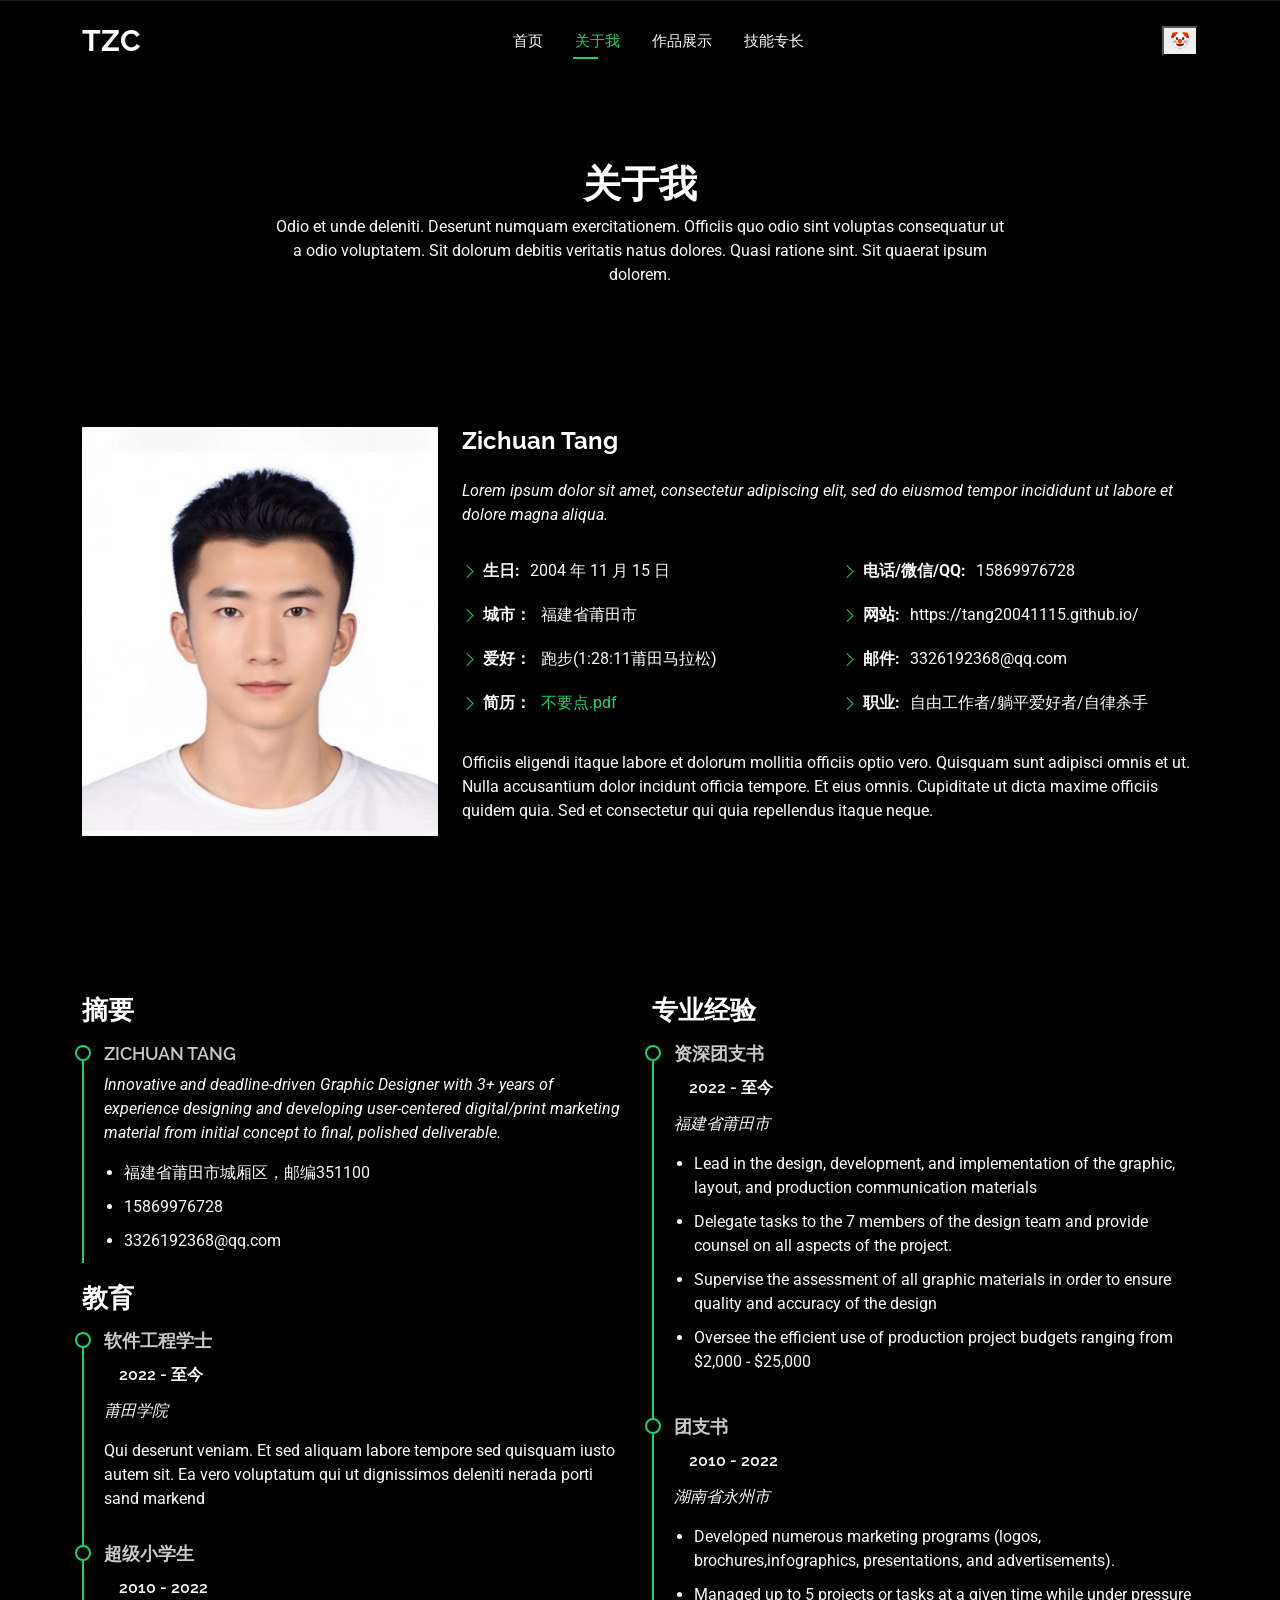
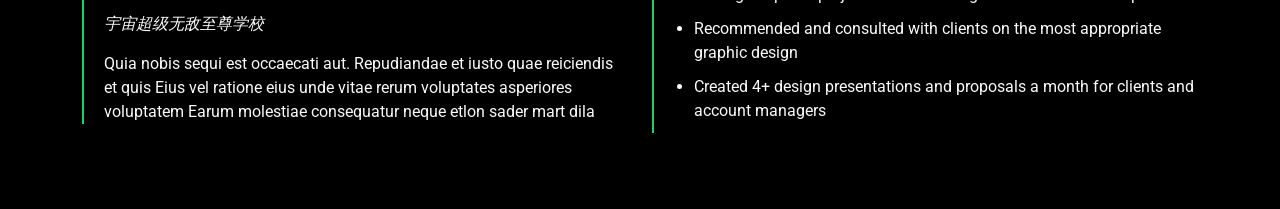
<file: about.html>
<!DOCTYPE html>
<html lang="en">

<head>
  <meta charset="utf-8">
  <meta content="width=device-width, initial-scale=1.0" name="viewport">
  <title>关于我 - TZC</title>
  <meta name="description" content="">
  <meta name="keywords" content="">

  <!-- Favicons -->
  <link href="assets/img/favicon.png" rel="icon">
  <link href="assets/img/apple-touch-icon.png" rel="apple-touch-icon">

  <!-- Fonts -->
  <link href="https://fonts.googleapis.com" rel="preconnect">
  <link href="https://fonts.gstatic.com" rel="preconnect" crossorigin>
  <link href="https://fonts.googleapis.com/css2?family=Roboto:ital,wght@0,100;0,300;0,400;0,500;0,700;0,900;1,100;1,300;1,400;1,500;1,700;1,900&family=Poppins:ital,wght@0,100;0,200;0,300;0,400;0,500;0,600;0,700;0,800;0,900;1,100;1,200;1,300;1,400;1,500;1,600;1,700;1,800;1,900&family=Raleway:ital,wght@0,100;0,200;0,300;0,400;0,500;0,600;0,700;0,800;0,900;1,100;1,200;1,300;1,400;1,500;1,600;1,700;1,800;1,900&display=swap" rel="stylesheet">

  <!-- Vendor CSS Files -->
  <link href="assets/vendor/bootstrap/css/bootstrap.min.css" rel="stylesheet">
  <link href="assets/vendor/bootstrap-icons/bootstrap-icons.css" rel="stylesheet">
  <link href="assets/vendor/aos/aos.css" rel="stylesheet">
  <link href="assets/vendor/swiper/swiper-bundle.min.css" rel="stylesheet">
  <link href="assets/vendor/glightbox/css/glightbox.min.css" rel="stylesheet">

  <!-- Main CSS File -->
  <link href="assets/css/main.css" rel="stylesheet">

  <!-- 实际上可以通过JavaScript来监听滚动事件，并动态地调整导航条的显示和隐藏。 -->
  <style>
    /* 增加这段CSS来控制导航条的样式 */
    #header {
      transition: top 0.3s ease-in-out;
    }
  
    .hide-header {
      top: -100px; /* 根据导航条的高度调整，隐藏导航条 */
    }
  </style>  
  <!-- 为了实现需要的“往上滑动页面顶部导航条消失，往下滑动顶部导航条被带出”的效果。 -->
</head>

<body class="about-page">

  <header id="header" class="header d-flex align-items-center fixed-top">
    <div class="container-fluid container-xl position-relative d-flex align-items-center justify-content-between">

      <a href="index.html" class="logo d-flex align-items-center">
        <h1 class="sitename">TZC</h1>
      </a>

      <nav id="navmenu" class="navmenu">
        <ul>
          <li><a href="index.html">首页</a></li>
          <li><a href="about.html" class="active">关于我</a></li>
          <li><a href="resume.html">作品展示</a></li>
          <!--<li><a href="services.html">服务</a></li>-->
          <li><a href="portfolio.html">技能专长</a></li>
          <!-- <li><a href="contact.html">联系方式</a></li>-->
        </ul>
        <i class="mobile-nav-toggle d-xl-none bi bi-list"></i>
      </nav>
      <!-- 黑白主题按钮 --><button id="color-toggle-btn">🤡</button>
    </div>
  <!-- 百度统计 -->
  <script>
    var _hmt = _hmt || [];
    (function() {
      var hm = document.createElement("script");
      hm.src = "https://hm.baidu.com/hm.js?2abfa627e75d5075f72091385021508c";
      var s = document.getElementsByTagName("script")[0]; 
      s.parentNode.insertBefore(hm, s);
    })();
    </script>
  <!-- 百度统计 -->
  </header>

  <main class="main">

    <!-- Page Title -->
    <div class="page-title" data-aos="fade">
      <div class="heading">
        <div class="container">
          <div class="row d-flex justify-content-center text-center">
            <div class="col-lg-8">
              <h1>关于我</h1>
              <p class="mb-0">Odio et unde deleniti. Deserunt numquam exercitationem. Officiis quo odio sint voluptas consequatur ut a odio voluptatem. Sit dolorum debitis veritatis natus dolores. Quasi ratione sint. Sit quaerat ipsum dolorem.</p>
            </div>
          </div>
        </div>
      </div>
      <!-- 添加的
      <nav class="breadcrumbs">
        <div class="container">
          <ol>
            <li><a href="assets/唐子传-250207.pdf">【 简历.pdf 】</a></li>
          </ol>
        </div>
      </nav>
      添加的 -->
    </div><!-- End Page Title -->

    <!-- About Section -->
    <section id="about" class="about section">

      <div class="container" data-aos="fade-up" data-aos-delay="100">

        <div class="row gy-4 justify-content-center">
          <div class="col-lg-4">
            <img src="assets/img/profile-img.jpg" class="img-fluid" alt="">
          </div>
          <div class="col-lg-8 content">
            <h2>Zichuan Tang</h2>
            <p class="fst-italic py-3">
              Lorem ipsum dolor sit amet, consectetur adipiscing elit, sed do eiusmod tempor incididunt ut labore et dolore
              magna aliqua.
            </p>
            <div class="row">
              <div class="col-lg-6">
                <ul>
                  <li><i class="bi bi-chevron-right"></i> <strong>生日:</strong> <span>2004 年 11 月 15 日</span></li>
                  <li><i class="bi bi-chevron-right"></i> <strong>城市：</strong> <span>福建省莆田市</span></li>
                  <li><i class="bi bi-chevron-right"></i> <strong>爱好：</strong> <span>跑步(1:28:11莆田马拉松)</span></li>
                  <li><i class="bi bi-chevron-right"></i> <strong>简历：</strong><a href="assets/唐子传-250207.pdf">不要点.pdf </a></li>
                </ul>
              </div>
              <div class="col-lg-6">
                <ul>
                  <li><i class="bi bi-chevron-right"></i> <strong>电话/微信/QQ:</strong> <span>15869976728</span></li>
                  <li><i class="bi bi-chevron-right"></i> <strong>网站:</strong> <span>https://tang20041115.github.io/</span></li>
                  <li><i class="bi bi-chevron-right"></i> <strong>邮件:</strong> <span>3326192368@qq.com</span></li>
                  <li><i class="bi bi-chevron-right"></i> <strong>职业:</strong> <span>自由工作者/躺平爱好者/自律杀手</span></li>
                </ul>
              </div>
            </div>
            <p class="py-3">
              Officiis eligendi itaque labore et dolorum mollitia officiis optio vero. Quisquam sunt adipisci omnis et ut. Nulla accusantium dolor incidunt officia tempore. Et eius omnis.
              Cupiditate ut dicta maxime officiis quidem quia. Sed et consectetur qui quia repellendus itaque neque.
            </p>
          </div>
        </div>

      </div>

    </section><!-- /About Section -->

    <!-- Resume Section -->
    <section id="resume" class="resume section">
  
      <div class="container">
  
        <div class="row">
  
          <div class="col-lg-6" data-aos="fade-up" data-aos-delay="100">
            <h3 class="resume-title">摘要</h3>
  
            <div class="resume-item pb-0">
              <h4>Zichuan Tang</h4>
              <p><em>Innovative and deadline-driven Graphic Designer with 3+ years of experience designing and developing user-centered digital/print marketing material from initial concept to final, polished deliverable.</em></p>
              <ul>
                <li>福建省莆田市城厢区，邮编351100</li>
                <li>15869976728</li>
                <li>3326192368@qq.com</li>
              </ul>
            </div><!-- Edn Resume Item -->
  
            <h3 class="resume-title">教育</h3>
            <div class="resume-item">
              <h4>软件工程学士</h4>
              <h5>2022 - 至今</h5>
              <p><em>莆田学院</em></p>
              <p>Qui deserunt veniam. Et sed aliquam labore tempore sed quisquam iusto autem sit. Ea vero voluptatum qui ut dignissimos deleniti nerada porti sand markend</p>
            </div><!-- Edn Resume Item -->
  
            <div class="resume-item">
              <h4>超级小学生</h4>
              <h5>2010 - 2022</h5>
              <p><em>宇宙超级无敌至尊学校</em></p>
              <p>Quia nobis sequi est occaecati aut. Repudiandae et iusto quae reiciendis et quis Eius vel ratione eius unde vitae rerum voluptates asperiores voluptatem Earum molestiae consequatur neque etlon sader mart dila</p>
            </div><!-- Edn Resume Item -->
  
          </div>
  
          <div class="col-lg-6" data-aos="fade-up" data-aos-delay="200">
            <h3 class="resume-title">专业经验</h3>
            <div class="resume-item">
              <h4>资深团支书</h4>
              <h5>2022 - 至今</h5>
              <p><em>福建省莆田市</em></p>
              <ul>
                <li>Lead in the design, development, and implementation of the graphic, layout, and production communication materials</li>
                <li>Delegate tasks to the 7 members of the design team and provide counsel on all aspects of the project. </li>
                <li>Supervise the assessment of all graphic materials in order to ensure quality and accuracy of the design</li>
                <li>Oversee the efficient use of production project budgets ranging from $2,000 - $25,000</li>
              </ul>
            </div><!-- Edn Resume Item -->
  
            <div class="resume-item">
              <h4>团支书</h4>
              <h5>2010 - 2022</h5>
              <p><em>湖南省永州市</em></p>
              <ul>
                <li>Developed numerous marketing programs (logos, brochures,infographics, presentations, and advertisements).</li>
                <li>Managed up to 5 projects or tasks at a given time while under pressure</li>
                <li>Recommended and consulted with clients on the most appropriate graphic design</li>
                <li>Created 4+ design presentations and proposals a month for clients and account managers</li>
              </ul>
            </div><!-- Edn Resume Item -->
  
          </div>
  
        </div>
  
      </div>
  
    </section><!-- /Resume Section -->

  </main>
  

  <!-- Scroll Top -->
  <a href="#" id="scroll-top" class="scroll-top d-flex align-items-center justify-content-center"><i class="bi bi-arrow-up-short"></i></a>

  <!-- Preloader -->
  <div id="preloader"></div>

  <!-- Vendor JS Files -->
  <script src="assets/vendor/bootstrap/js/bootstrap.bundle.min.js"></script>
  <script src="assets/vendor/php-email-form/validate.js"></script>
  <script src="assets/vendor/aos/aos.js"></script>
  <script src="assets/vendor/typed.js/typed.umd.js"></script>
  <script src="assets/vendor/purecounter/purecounter_vanilla.js"></script>
  <script src="assets/vendor/waypoints/noframework.waypoints.js"></script>
  <script src="assets/vendor/swiper/swiper-bundle.min.js"></script>
  <script src="assets/vendor/glightbox/js/glightbox.min.js"></script>
  <script src="assets/vendor/imagesloaded/imagesloaded.pkgd.min.js"></script>
  <script src="assets/vendor/isotope-layout/isotope.pkgd.min.js"></script>

  <!-- Main JS File -->
  <script src="assets/js/main.js"></script>

  <!-- 实际上可以通过JavaScript来监听滚动事件，并动态地调整导航条的显示和隐藏。 -->
  <script>
    // 添加这段JavaScript代码
    let lastScrollTop = 0;  // 上次滚动的位置
  
    // 获取header元素
    const header = document.getElementById('header');
  
    // 监听滚动事件
    window.addEventListener('scroll', function() {
      let currentScroll = window.pageYOffset || document.documentElement.scrollTop;
      
      if (currentScroll > lastScrollTop) {
        // 滚动向下，隐藏导航条
        header.classList.add('hide-header');
      } else {
        // 滚动向上，显示导航条
        header.classList.remove('hide-header');
      }
      
      lastScrollTop = currentScroll <= 0 ? 0 : currentScroll; // 防止小的负值
    });
  </script>  
  <!-- 为了实现需要的“往上滑动页面顶部导航条消失，往下滑动顶部导航条被带出”的效果。 -->
</body>

</html>

  <!-- =======================================================
  * Template Name: Personal
  * Template URL: https://bootstrapmade.com/personal-free-resume-bootstrap-template/
  * Updated: Nov 04 2024 with Bootstrap v5.3.3
  * Author: BootstrapMade.com
  * License: https://bootstrapmade.com/license/
  ======================================================== -->
</file>
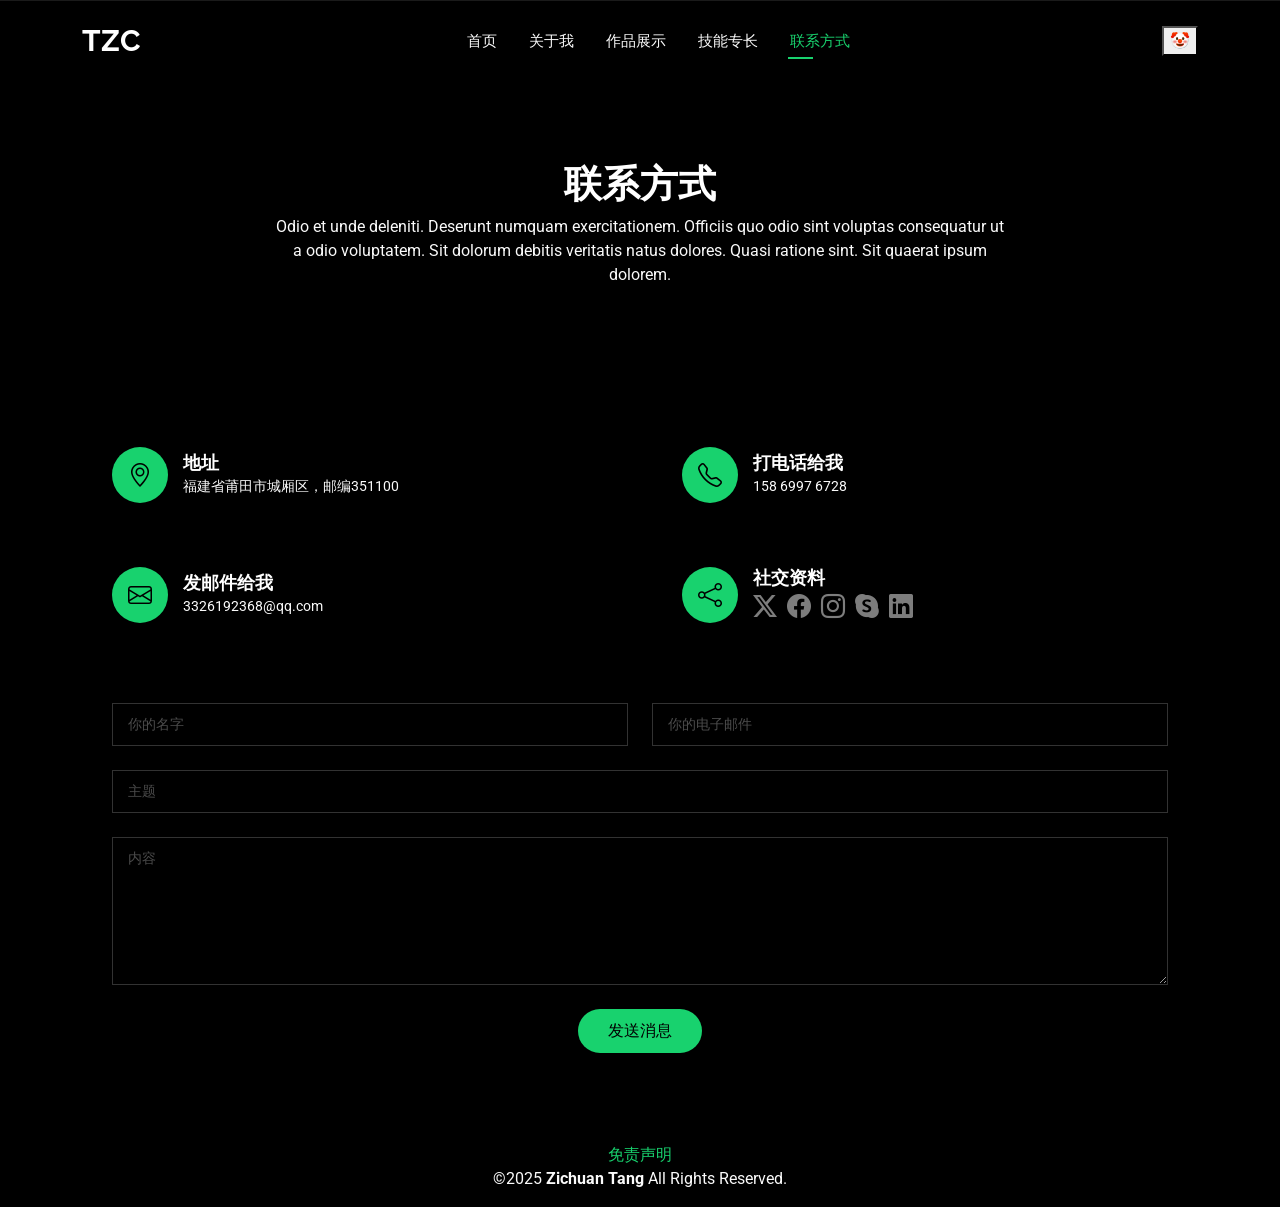
<file: contact.html>
<!DOCTYPE html>
<html lang="en">

<head>
  <meta charset="utf-8">
  <meta content="width=device-width, initial-scale=1.0" name="viewport">
  <title>联系方式 - TZC</title>
  <meta name="description" content="">
  <meta name="keywords" content="">

  <!-- Favicons -->
  <link href="assets/img/favicon.png" rel="icon">
  <link href="assets/img/apple-touch-icon.png" rel="apple-touch-icon">

  <!-- Fonts -->
  <link href="https://fonts.googleapis.com" rel="preconnect">
  <link href="https://fonts.gstatic.com" rel="preconnect" crossorigin>
  <link href="https://fonts.googleapis.com/css2?family=Roboto:ital,wght@0,100;0,300;0,400;0,500;0,700;0,900;1,100;1,300;1,400;1,500;1,700;1,900&family=Poppins:ital,wght@0,100;0,200;0,300;0,400;0,500;0,600;0,700;0,800;0,900;1,100;1,200;1,300;1,400;1,500;1,600;1,700;1,800;1,900&family=Raleway:ital,wght@0,100;0,200;0,300;0,400;0,500;0,600;0,700;0,800;0,900;1,100;1,200;1,300;1,400;1,500;1,600;1,700;1,800;1,900&display=swap" rel="stylesheet">

  <!-- Vendor CSS Files -->
  <link href="assets/vendor/bootstrap/css/bootstrap.min.css" rel="stylesheet">
  <link href="assets/vendor/bootstrap-icons/bootstrap-icons.css" rel="stylesheet">
  <link href="assets/vendor/aos/aos.css" rel="stylesheet">
  <link href="assets/vendor/swiper/swiper-bundle.min.css" rel="stylesheet">
  <link href="assets/vendor/glightbox/css/glightbox.min.css" rel="stylesheet">

  <!-- Main CSS File -->
  <link href="assets/css/main.css" rel="stylesheet">


  <!-- 实际上可以通过JavaScript来监听滚动事件，并动态地调整导航条的显示和隐藏。 -->
  <style>
    /* 增加这段CSS来控制导航条的样式 */
    #header {
      transition: top 0.3s ease-in-out;
    }
  
    .hide-header {
      top: -100px; /* 根据导航条的高度调整，隐藏导航条 */
    }
  </style>  
  <!-- 为了实现需要的“往上滑动页面顶部导航条消失，往下滑动顶部导航条被带出”的效果。 -->
</head>

<body class="contact-page">

  <header id="header" class="header d-flex align-items-center fixed-top">
    <div class="container-fluid container-xl position-relative d-flex align-items-center justify-content-between">

      <a href="index.html" class="logo d-flex align-items-center">
        <h1 class="sitename">TZC</h1>
      </a>

      <nav id="navmenu" class="navmenu">
        <ul>
          <li><a href="index.html">首页</a></li>
          <li><a href="about.html">关于我</a></li>
          <li><a href="resume.html">作品展示</a></li>
          <li><a href="portfolio.html">技能专长</a></li>
          <li><a href="contact.html" class="active">联系方式</a></li>
        </ul>
        <i class="mobile-nav-toggle d-xl-none bi bi-list"></i>
      </nav>
      <!-- 黑白主题按钮 --><button id="color-toggle-btn">🤡</button>
    </div>
  <!-- 百度统计 -->
  <script>
    var _hmt = _hmt || [];
    (function() {
      var hm = document.createElement("script");
      hm.src = "https://hm.baidu.com/hm.js?2abfa627e75d5075f72091385021508c";
      var s = document.getElementsByTagName("script")[0]; 
      s.parentNode.insertBefore(hm, s);
    })();
    </script>
  <!-- 百度统计 -->
  </header>

  <main class="main">

    <!-- Page Title -->
    <div class="page-title" data-aos="fade">
      <div class="heading">
        <div class="container">
          <div class="row d-flex justify-content-center text-center">
            <div class="col-lg-8">
              <h1>联系方式</h1>
              <p class="mb-0">Odio et unde deleniti. Deserunt numquam exercitationem. Officiis quo odio sint voluptas consequatur ut a odio voluptatem. Sit dolorum debitis veritatis natus dolores. Quasi ratione sint. Sit quaerat ipsum dolorem.</p>
            </div>
          </div>
        </div>
      </div>

    </div><!-- End Page Title -->

    <!-- Contact Section -->
    <section id="contact" class="contact section">

      <div class="container" data-aos="fade-up" data-aos-delay="100">

        <div class="row gy-4">

          <div class="col-md-6">
            <div class="info-item d-flex align-items-center" data-aos="fade-up" data-aos-delay="200">
              <i class="icon bi bi-geo-alt flex-shrink-0"></i>
              <div>
                <h3>地址</h3>
                <p>福建省莆田市城厢区，邮编351100</p>
              </div>
            </div>
          </div><!-- End Info Item -->

          <div class="col-md-6">
            <div class="info-item d-flex align-items-center" data-aos="fade-up" data-aos-delay="300">
              <i class="icon bi bi-telephone flex-shrink-0"></i>
              <div>
                <h3>打电话给我</h3>
                <p>158 6997 6728</p>
              </div>
            </div>
          </div><!-- End Info Item -->

          <div class="col-md-6">
            <div class="info-item d-flex align-items-center" data-aos="fade-up" data-aos-delay="400">
              <i class="icon bi bi-envelope flex-shrink-0"></i>
              <div>
                <h3>发邮件给我</h3>
                <p>3326192368@qq.com</p>
              </div>
            </div>
          </div><!-- End Info Item -->

          <div class="col-md-6">
            <div class="info-item d-flex align-items-center" data-aos="fade-up" data-aos-delay="500">
              <i class="icon bi bi-share flex-shrink-0"></i>
              <div>
                <h3>社交资料</h3>
                <div class="social-links">
                  <a href="#"><i class="bi bi-twitter-x"></i></a>
                  <a href="#"><i class="bi bi-facebook"></i></a>
                  <a href="#"><i class="bi bi-instagram"></i></a>
                  <a href="#"><i class="bi bi-skype"></i></a>
                  <a href="#"><i class="bi bi-linkedin"></i></a>
                </div>
              </div>
            </div>
          </div><!-- End Info Item -->

        </div>

        <form action="forms/contact.php" method="post" class="php-email-form" data-aos="fade-up" data-aos-delay="600">
          <div class="row gy-4">

            <div class="col-md-6">
              <input type="text" name="name" class="form-control" placeholder="你的名字" required="">
            </div>

            <div class="col-md-6 ">
              <input type="email" class="form-control" name="email" placeholder="你的电子邮件" required="">
            </div>

            <div class="col-md-12">
              <input type="text" class="form-control" name="subject" placeholder="主题" required="">
            </div>

            <div class="col-md-12">
              <textarea class="form-control" name="message" rows="6" placeholder="内容" required=""></textarea>
            </div>

            <div class="col-md-12 text-center">
              <div class="loading">Loading</div>
              <div class="error-message"></div>
              <div class="sent-message">Your message has been sent. Thank you!</div>

              <button type="submit">发送消息</button>
            </div>

          </div>
        </form><!-- End Contact Form -->

      </div>

    </section><!-- /Contact Section -->

  </main>
  

  <div style="text-align: center;">
    <a href="免责声明.html">免责声明</a>
    <p>©2025 <strong>Zichuan Tang</strong> All Rights Reserved.</p>
  </div>



  <!-- Scroll Top -->
  <a href="#" id="scroll-top" class="scroll-top d-flex align-items-center justify-content-center"><i class="bi bi-arrow-up-short"></i></a>

  <!-- Preloader -->
  <div id="preloader"></div>

  <!-- Vendor JS Files -->
  <script src="assets/vendor/bootstrap/js/bootstrap.bundle.min.js"></script>
  <script src="assets/vendor/php-email-form/validate.js"></script>
  <script src="assets/vendor/aos/aos.js"></script>
  <script src="assets/vendor/typed.js/typed.umd.js"></script>
  <script src="assets/vendor/purecounter/purecounter_vanilla.js"></script>
  <script src="assets/vendor/waypoints/noframework.waypoints.js"></script>
  <script src="assets/vendor/swiper/swiper-bundle.min.js"></script>
  <script src="assets/vendor/glightbox/js/glightbox.min.js"></script>
  <script src="assets/vendor/imagesloaded/imagesloaded.pkgd.min.js"></script>
  <script src="assets/vendor/isotope-layout/isotope.pkgd.min.js"></script>

  <!-- Main JS File -->
  <script src="assets/js/main.js"></script>

  <!-- 实际上可以通过JavaScript来监听滚动事件，并动态地调整导航条的显示和隐藏。 -->
  <script>
    // 添加这段JavaScript代码
    let lastScrollTop = 0;  // 上次滚动的位置
  
    // 获取header元素
    const header = document.getElementById('header');
  
    // 监听滚动事件
    window.addEventListener('scroll', function() {
      let currentScroll = window.pageYOffset || document.documentElement.scrollTop;
      
      if (currentScroll > lastScrollTop) {
        // 滚动向下，隐藏导航条
        header.classList.add('hide-header');
      } else {
        // 滚动向上，显示导航条
        header.classList.remove('hide-header');
      }
      
      lastScrollTop = currentScroll <= 0 ? 0 : currentScroll; // 防止小的负值
    });
  </script>  
  <!-- 为了实现需要的“往上滑动页面顶部导航条消失，往下滑动顶部导航条被带出”的效果。 -->
</body>

</html>
  <!-- =======================================================
  * Template Name: Personal
  * Template URL: https://bootstrapmade.com/personal-free-resume-bootstrap-template/
  * Updated: Nov 04 2024 with Bootstrap v5.3.3
  * Author: BootstrapMade.com
  * License: https://bootstrapmade.com/license/
  ======================================================== -->
</file>
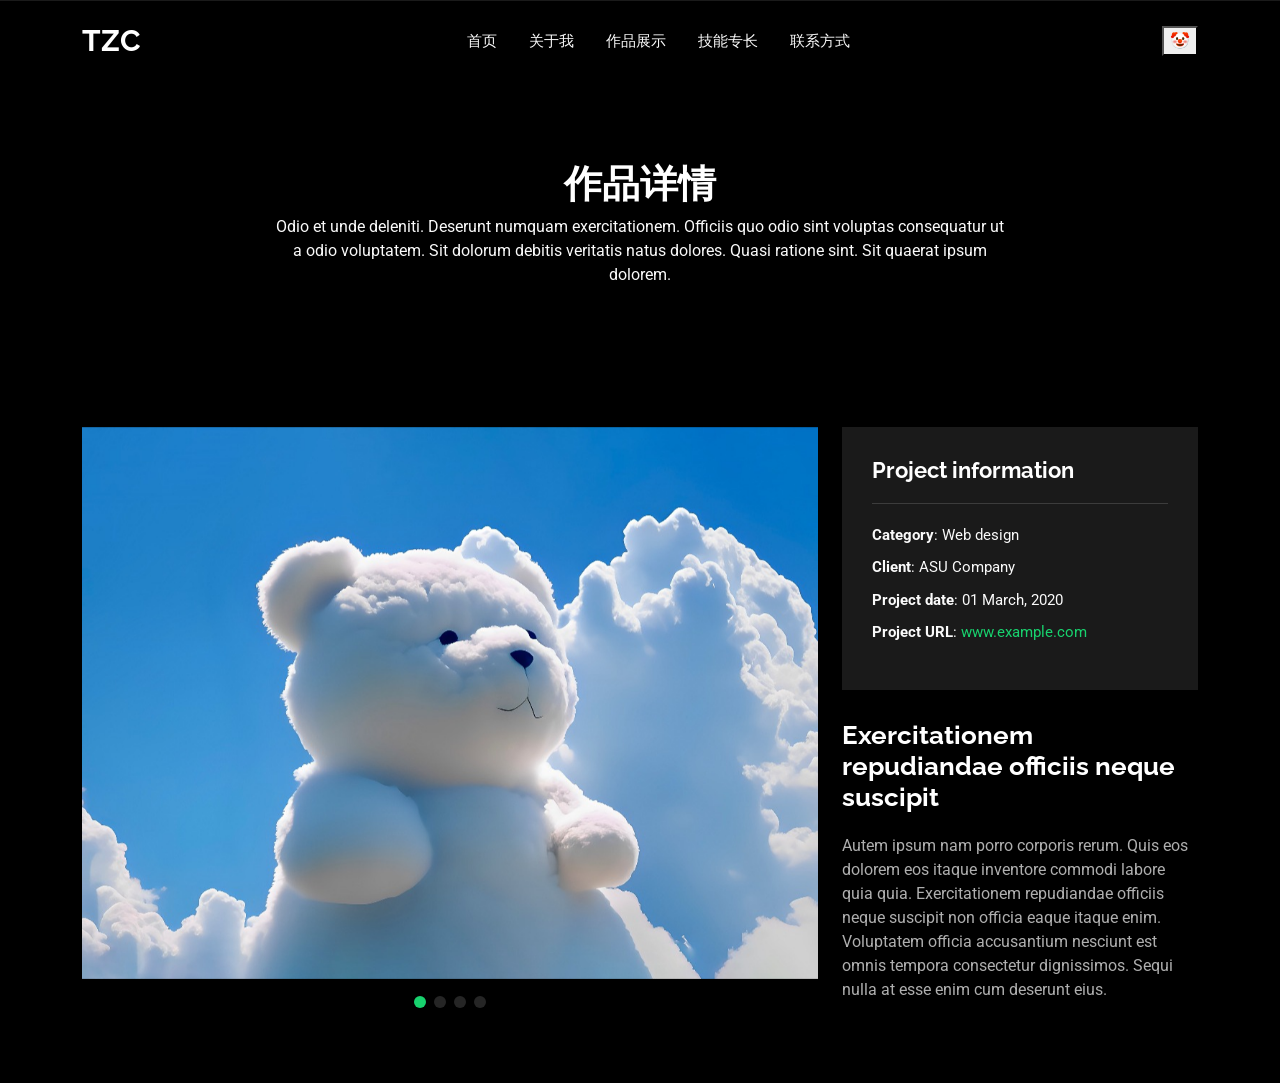
<file: portfolio-details.html>
<!DOCTYPE html>
<html lang="en">

<head>
  <meta charset="utf-8">
  <meta content="width=device-width, initial-scale=1.0" name="viewport">
  <title>作品详情 - TZC</title>
  <meta name="description" content="">
  <meta name="keywords" content="">

  <!-- Favicons -->
  <link href="assets/img/favicon.png" rel="icon">
  <link href="assets/img/apple-touch-icon.png" rel="apple-touch-icon">

  <!-- Fonts -->
  <link href="https://fonts.googleapis.com" rel="preconnect">
  <link href="https://fonts.gstatic.com" rel="preconnect" crossorigin>
  <link href="https://fonts.googleapis.com/css2?family=Roboto:ital,wght@0,100;0,300;0,400;0,500;0,700;0,900;1,100;1,300;1,400;1,500;1,700;1,900&family=Poppins:ital,wght@0,100;0,200;0,300;0,400;0,500;0,600;0,700;0,800;0,900;1,100;1,200;1,300;1,400;1,500;1,600;1,700;1,800;1,900&family=Raleway:ital,wght@0,100;0,200;0,300;0,400;0,500;0,600;0,700;0,800;0,900;1,100;1,200;1,300;1,400;1,500;1,600;1,700;1,800;1,900&display=swap" rel="stylesheet">

  <!-- Vendor CSS Files -->
  <link href="assets/vendor/bootstrap/css/bootstrap.min.css" rel="stylesheet">
  <link href="assets/vendor/bootstrap-icons/bootstrap-icons.css" rel="stylesheet">
  <link href="assets/vendor/aos/aos.css" rel="stylesheet">
  <link href="assets/vendor/swiper/swiper-bundle.min.css" rel="stylesheet">
  <link href="assets/vendor/glightbox/css/glightbox.min.css" rel="stylesheet">

  <!-- Main CSS File -->
  <link href="assets/css/main.css" rel="stylesheet">


  <!-- 实际上可以通过JavaScript来监听滚动事件，并动态地调整导航条的显示和隐藏。 -->
  <style>
    /* 增加这段CSS来控制导航条的样式 */
    #header {
      transition: top 0.3s ease-in-out;
    }
  
    .hide-header {
      top: -100px; /* 根据导航条的高度调整，隐藏导航条 */
    }
  </style>  
  <!-- 为了实现需要的“往上滑动页面顶部导航条消失，往下滑动顶部导航条被带出”的效果。 -->
  <!-- 百度统计 -->
  <script>
    var _hmt = _hmt || [];
    (function() {
      var hm = document.createElement("script");
      hm.src = "https://hm.baidu.com/hm.js?2abfa627e75d5075f72091385021508c";
      var s = document.getElementsByTagName("script")[0]; 
      s.parentNode.insertBefore(hm, s);
    })();
    </script>
  <!-- 百度统计 -->
</head>

<body class="portfolio-details-page">

  <header id="header" class="header d-flex align-items-center fixed-top">
    <div class="container-fluid container-xl position-relative d-flex align-items-center justify-content-between">

      <a href="index.html" class="logo d-flex align-items-center">

        <h1 class="sitename">TZC</h1>
      </a>

      <nav id="navmenu" class="navmenu">
        <ul>
          <li><a href="index.html">首页</a></li>
          <li><a href="about.html">关于我</a></li>
          <li><a href="resume.html">作品展示</a></li>
          <!--<li><a href="services.html">服务</a></li>-->
          <li><a href="portfolio.html">技能专长</a></li>
          <li><a href="contact.html">联系方式</a></li>
        </ul>
        <i class="mobile-nav-toggle d-xl-none bi bi-list"></i>
      </nav>
      <!-- 黑白主题按钮 --><button id="color-toggle-btn">🤡</button>
    </div>
  </header>

  <main class="main">

    <!-- Page Title -->
    <div class="page-title" data-aos="fade">
      <div class="heading">
        <div class="container">
          <div class="row d-flex justify-content-center text-center">
            <div class="col-lg-8">
              <h1>作品详情</h1>
              <p class="mb-0">Odio et unde deleniti. Deserunt numquam exercitationem. Officiis quo odio sint voluptas consequatur ut a odio voluptatem. Sit dolorum debitis veritatis natus dolores. Quasi ratione sint. Sit quaerat ipsum dolorem.</p>
            </div>
          </div>
        </div>
      </div>

    </div><!-- End Page Title -->

    <!-- Portfolio Details Section -->
    <section id="portfolio-details" class="portfolio-details section">

      <div class="container" data-aos="fade-up" data-aos-delay="100">

        <div class="row gy-4">

          <div class="col-lg-8">
            <div class="portfolio-details-slider swiper init-swiper">

              <script type="application/json" class="swiper-config">
                {
                  "loop": true,
                  "speed": 600,
                  "autoplay": {
                    "delay": 5000
                  },
                  "slidesPerView": "auto",
                  "pagination": {
                    "el": ".swiper-pagination",
                    "type": "bullets",
                    "clickable": true
                  }
                }
              </script>

              <div class="swiper-wrapper align-items-center">

                <div class="swiper-slide">
                  <img src="assets/img/portfolio/app-1.jpg" alt="">
                </div>

                <div class="swiper-slide">
                  <img src="assets/img/portfolio/product-1.jpg" alt="">
                </div>

                <div class="swiper-slide">
                  <img src="assets/img/portfolio/branding-1.jpg" alt="">
                </div>

                <div class="swiper-slide">
                  <img src="assets/img/portfolio/books-1.jpg" alt="">
                </div>

              </div>
              <div class="swiper-pagination"></div>
            </div>
          </div>

          <div class="col-lg-4">
            <div class="portfolio-info" data-aos="fade-up" data-aos-delay="200">
              <h3>Project information</h3>
              <ul>
                <li><strong>Category</strong>: Web design</li>
                <li><strong>Client</strong>: ASU Company</li>
                <li><strong>Project date</strong>: 01 March, 2020</li>
                <li><strong>Project URL</strong>: <a href="#">www.example.com</a></li>
              </ul>
            </div>
            <div class="portfolio-description" data-aos="fade-up" data-aos-delay="300">
              <h2>Exercitationem repudiandae officiis neque suscipit</h2>
              <p>
                Autem ipsum nam porro corporis rerum. Quis eos dolorem eos itaque inventore commodi labore quia quia. Exercitationem repudiandae officiis neque suscipit non officia eaque itaque enim. Voluptatem officia accusantium nesciunt est omnis tempora consectetur dignissimos. Sequi nulla at esse enim cum deserunt eius.
              </p>
            </div>
          </div>

        </div>

      </div>

    </section><!-- /Portfolio Details Section -->

  </main>


  <!-- Scroll Top -->
  <a href="#" id="scroll-top" class="scroll-top d-flex align-items-center justify-content-center"><i class="bi bi-arrow-up-short"></i></a>

  <!-- Preloader -->
  <div id="preloader"></div>

  <!-- Vendor JS Files -->
  <script src="assets/vendor/bootstrap/js/bootstrap.bundle.min.js"></script>
  <script src="assets/vendor/php-email-form/validate.js"></script>
  <script src="assets/vendor/aos/aos.js"></script>
  <script src="assets/vendor/typed.js/typed.umd.js"></script>
  <script src="assets/vendor/purecounter/purecounter_vanilla.js"></script>
  <script src="assets/vendor/waypoints/noframework.waypoints.js"></script>
  <script src="assets/vendor/swiper/swiper-bundle.min.js"></script>
  <script src="assets/vendor/glightbox/js/glightbox.min.js"></script>
  <script src="assets/vendor/imagesloaded/imagesloaded.pkgd.min.js"></script>
  <script src="assets/vendor/isotope-layout/isotope.pkgd.min.js"></script>

  <!-- Main JS File -->
  <script src="assets/js/main.js"></script>

  <!-- 实际上可以通过JavaScript来监听滚动事件，并动态地调整导航条的显示和隐藏。 -->
  <script>
    // 添加这段JavaScript代码
    let lastScrollTop = 0;  // 上次滚动的位置
  
    // 获取header元素
    const header = document.getElementById('header');
  
    // 监听滚动事件
    window.addEventListener('scroll', function() {
      let currentScroll = window.pageYOffset || document.documentElement.scrollTop;
      
      if (currentScroll > lastScrollTop) {
        // 滚动向下，隐藏导航条
        header.classList.add('hide-header');
      } else {
        // 滚动向上，显示导航条
        header.classList.remove('hide-header');
      }
      
      lastScrollTop = currentScroll <= 0 ? 0 : currentScroll; // 防止小的负值
    });
  </script>  
  <!-- 为了实现需要的“往上滑动页面顶部导航条消失，往下滑动顶部导航条被带出”的效果。 -->
</body>

</html>
  <!-- =======================================================
  * Template Name: Personal
  * Template URL: https://bootstrapmade.com/personal-free-resume-bootstrap-template/
  * Updated: Nov 04 2024 with Bootstrap v5.3.3
  * Author: BootstrapMade.com
  * License: https://bootstrapmade.com/license/
  ======================================================== -->
</file>
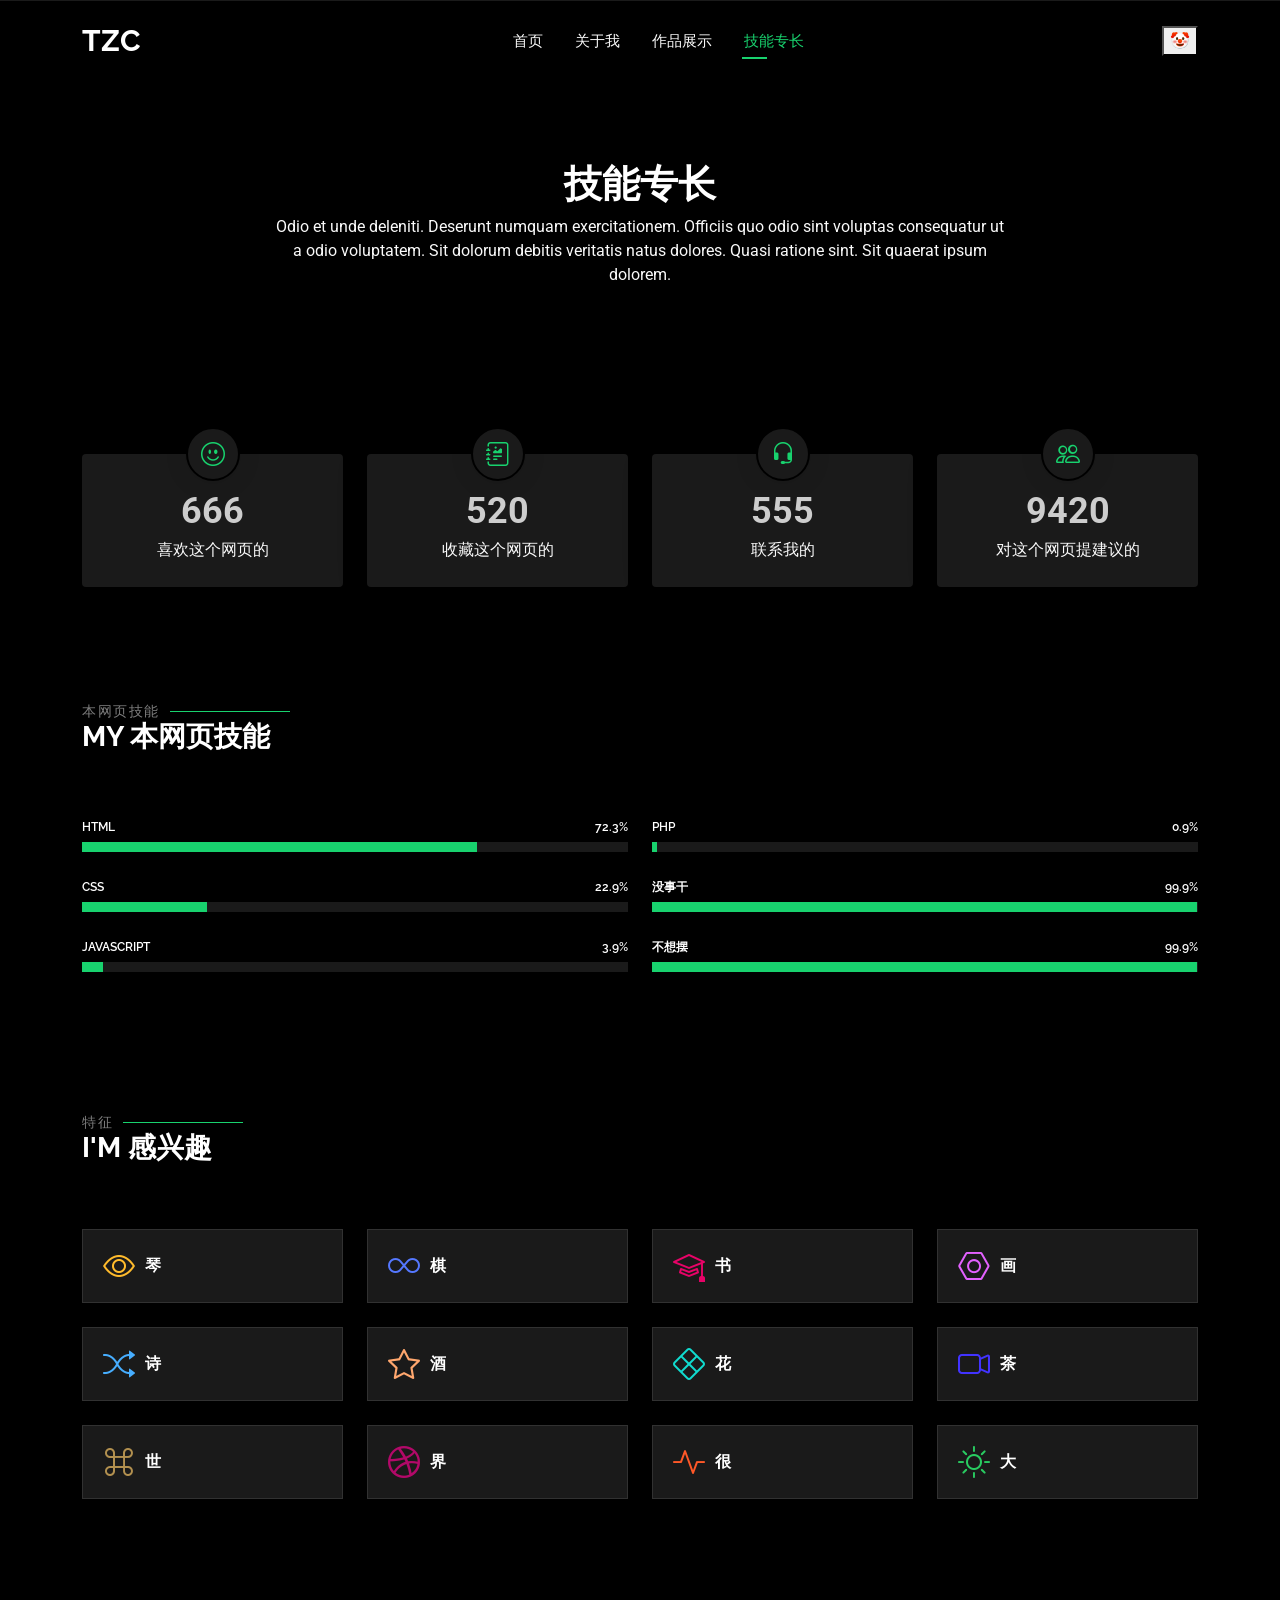
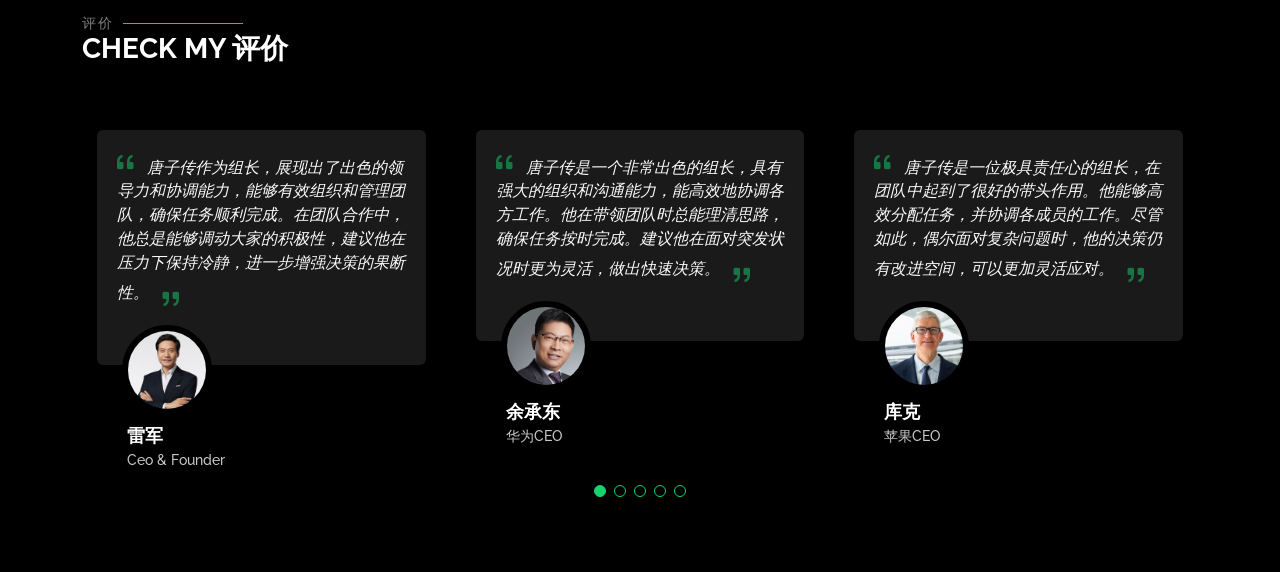
<file: portfolio.html>
<!DOCTYPE html>
<html lang="en">

<head>
  <meta charset="utf-8">
  <meta content="width=device-width, initial-scale=1.0" name="viewport">
  <title>技能专长  - TZC</title>
  <meta name="description" content="">
  <meta name="keywords" content="">

  <!-- Favicons -->
  <link href="assets/img/favicon.png" rel="icon">
  <link href="assets/img/apple-touch-icon.png" rel="apple-touch-icon">

  <!-- Fonts -->
  <link href="https://fonts.googleapis.com" rel="preconnect">
  <link href="https://fonts.gstatic.com" rel="preconnect" crossorigin>
  <link href="https://fonts.googleapis.com/css2?family=Roboto:ital,wght@0,100;0,300;0,400;0,500;0,700;0,900;1,100;1,300;1,400;1,500;1,700;1,900&family=Poppins:ital,wght@0,100;0,200;0,300;0,400;0,500;0,600;0,700;0,800;0,900;1,100;1,200;1,300;1,400;1,500;1,600;1,700;1,800;1,900&family=Raleway:ital,wght@0,100;0,200;0,300;0,400;0,500;0,600;0,700;0,800;0,900;1,100;1,200;1,300;1,400;1,500;1,600;1,700;1,800;1,900&display=swap" rel="stylesheet">

  <!-- Vendor CSS Files -->
  <link href="assets/vendor/bootstrap/css/bootstrap.min.css" rel="stylesheet">
  <link href="assets/vendor/bootstrap-icons/bootstrap-icons.css" rel="stylesheet">
  <link href="assets/vendor/aos/aos.css" rel="stylesheet">
  <link href="assets/vendor/swiper/swiper-bundle.min.css" rel="stylesheet">
  <link href="assets/vendor/glightbox/css/glightbox.min.css" rel="stylesheet">

  <!-- Main CSS File -->
  <link href="assets/css/main.css" rel="stylesheet">

  <!-- 实际上可以通过JavaScript来监听滚动事件，并动态地调整导航条的显示和隐藏。 -->
  <style>
    /* 增加这段CSS来控制导航条的样式 */
    #header {
      transition: top 0.3s ease-in-out;
    }
  
    .hide-header {
      top: -100px; /* 根据导航条的高度调整，隐藏导航条 */
    }
  </style>  
  <!-- 为了实现需要的“往上滑动页面顶部导航条消失，往下滑动顶部导航条被带出”的效果。 -->
  <!-- 百度统计 -->
  <script>
    var _hmt = _hmt || [];
    (function() {
      var hm = document.createElement("script");
      hm.src = "https://hm.baidu.com/hm.js?2abfa627e75d5075f72091385021508c";
      var s = document.getElementsByTagName("script")[0]; 
      s.parentNode.insertBefore(hm, s);
    })();
    </script>
  <!-- 百度统计 -->
</head>

<body class="portfolio-page">

  <header id="header" class="header d-flex align-items-center fixed-top">
    <div class="container-fluid container-xl position-relative d-flex align-items-center justify-content-between">

      <a href="index.html" class="logo d-flex align-items-center">
        <!-- Uncomment the line below if you also wish to use an image logo -->
        <!-- <img src="assets/img/logo.png" alt=""> -->
        <h1 class="sitename">TZC</h1>
      </a>

      <nav id="navmenu" class="navmenu">
        <ul>
          <li><a href="index.html">首页</a></li>
          <li><a href="about.html">关于我</a></li>
          <li><a href="resume.html">作品展示</a></li>
          <!--<li><a href="services.html">服务</a></li>-->
          <li><a href="portfolio.html" class="active">技能专长</a></li>
          <!-- <li><a href="contact.html">联系方式</a></li>-->
        </ul>
        <i class="mobile-nav-toggle d-xl-none bi bi-list"></i>
      </nav>
      <!-- 黑白主题按钮 --><button id="color-toggle-btn">🤡</button>
    </div>
  </header>

  <main class="main">

    <!-- Page Title -->
    <div class="page-title" data-aos="fade">
      <div class="heading">
        <div class="container">
          <div class="row d-flex justify-content-center text-center">
            <div class="col-lg-8">
              <h1>技能专长</h1>
              <p class="mb-0">Odio et unde deleniti. Deserunt numquam exercitationem. Officiis quo odio sint voluptas consequatur ut a odio voluptatem. Sit dolorum debitis veritatis natus dolores. Quasi ratione sint. Sit quaerat ipsum dolorem.</p>
            </div>
          </div>
        </div>
      </div>
      
    </div><!-- End Page Title -->
  

    <!-- Stats Section -->
    <section id="stats" class="stats section">

      <div class="container" data-aos="fade-up" data-aos-delay="100">

        <div class="row gy-4">

          <div class="col-lg-3 col-md-6 d-flex flex-column align-items-center">
            <i class="bi bi-emoji-smile"></i>
            <div class="stats-item">
              <span data-purecounter-start="0" data-purecounter-end="666" data-purecounter-duration="1" class="purecounter"></span>
              <p>喜欢这个网页的</p>
            </div>
          </div><!-- End Stats Item -->

          <div class="col-lg-3 col-md-6 d-flex flex-column align-items-center">
            <i class="bi bi-journal-richtext"></i>
            <div class="stats-item">
              <span data-purecounter-start="0" data-purecounter-end="520" data-purecounter-duration="1" class="purecounter"></span>
              <p>收藏这个网页的</p>
            </div>
          </div><!-- End Stats Item -->

          <div class="col-lg-3 col-md-6 d-flex flex-column align-items-center">
            <i class="bi bi-headset"></i>
            <div class="stats-item">
              <span data-purecounter-start="0" data-purecounter-end="555" data-purecounter-duration="1" class="purecounter"></span>
              <p>联系我的</p>
            </div>
          </div><!-- End Stats Item -->

          <div class="col-lg-3 col-md-6 d-flex flex-column align-items-center">
            <i class="bi bi-people"></i>
            <div class="stats-item">
              <span data-purecounter-start="0" data-purecounter-end="9420" data-purecounter-duration="1" class="purecounter"></span>
              <p>对这个网页提建议的</p>
            </div>
          </div><!-- End Stats Item -->

        </div>

      </div>

    </section><!-- /Stats Section -->

    <!-- Skills Section -->
    <section id="skills" class="skills section">

      <!-- Section Title -->
      <div class="container section-title" data-aos="fade-up">
        <h2>本网页技能</h2>
        <div><span>My</span> <span class="description-title">本网页技能</span></div>
      </div><!-- End Section Title -->

      <div class="container" data-aos="fade-up" data-aos-delay="100">

        <div class="row skills-content skills-animation">

          <div class="col-lg-6">

            <div class="progress">
              <span class="skill"><span>HTML</span> <i class="val">72.3%</i></span>
              <div class="progress-bar-wrap">
                <div class="progress-bar" role="progressbar" aria-valuenow="72.3" aria-valuemin="0" aria-valuemax="100"></div>
              </div>
            </div><!-- End Skills Item -->

            <div class="progress">
              <span class="skill"><span>CSS</span> <i class="val">22.9%</i></span>
              <div class="progress-bar-wrap">
                <div class="progress-bar" role="progressbar" aria-valuenow="22.9" aria-valuemin="0" aria-valuemax="100"></div>
              </div>
            </div><!-- End Skills Item -->

            <div class="progress">
              <span class="skill"><span>JavaScript</span> <i class="val">3.9%</i></span>
              <div class="progress-bar-wrap">
                <div class="progress-bar" role="progressbar" aria-valuenow="3.9" aria-valuemin="0" aria-valuemax="100"></div>
              </div>
            </div><!-- End Skills Item -->

          </div>

          <div class="col-lg-6">

            <div class="progress">
              <span class="skill"><span>PHP</span> <i class="val">0.9%</i></span>
              <div class="progress-bar-wrap">
                <div class="progress-bar" role="progressbar" aria-valuenow="0.9" aria-valuemin="0" aria-valuemax="100"></div>
              </div>
            </div><!-- End Skills Item -->

            <div class="progress">
              <span class="skill"><span>没事干</span> <i class="val">99.9%</i></span>
              <div class="progress-bar-wrap">
                <div class="progress-bar" role="progressbar" aria-valuenow="99.9" aria-valuemin="0" aria-valuemax="100"></div>
              </div>
            </div><!-- End Skills Item -->

            <div class="progress">
              <span class="skill"><span>不想摆</span> <i class="val">99.9%</i></span>
              <div class="progress-bar-wrap">
                <div class="progress-bar" role="progressbar" aria-valuenow="99.9" aria-valuemin="0" aria-valuemax="100"></div>
              </div>
            </div><!-- End Skills Item -->

          </div>

        </div>

      </div>

    </section><!-- /Skills Section -->

    <!-- Interests Section -->
    <section id="interests" class="interests section">

      <!-- Section Title -->
      <div class="container section-title" data-aos="fade-up">
        <h2>特征</h2>
        <div><span>I'm</span> <span class="description-title">感兴趣</span></div>
      </div><!-- End Section Title -->

      <div class="container">

        <div class="row gy-4">

          <div class="col-lg-3 col-md-4" data-aos="fade-up" data-aos-delay="100">
            <div class="features-item">
              <i class="bi bi-eye" style="color: #ffbb2c;"></i>
              <h3><a href="" class="stretched-link">琴</a></h3>
            </div>
          </div><!-- End Feature Item -->

          <div class="col-lg-3 col-md-4" data-aos="fade-up" data-aos-delay="200">
            <div class="features-item">
              <i class="bi bi-infinity" style="color: #5578ff;"></i>
              <h3><a href="" class="stretched-link">棋</a></h3>
            </div>
          </div><!-- End Feature Item -->

          <div class="col-lg-3 col-md-4" data-aos="fade-up" data-aos-delay="300">
            <div class="features-item">
              <i class="bi bi-mortarboard" style="color: #e80368;"></i>
              <h3><a href="" class="stretched-link">书</a></h3>
            </div>
          </div><!-- End Feature Item -->

          <div class="col-lg-3 col-md-4" data-aos="fade-up" data-aos-delay="400">
            <div class="features-item">
              <i class="bi bi-nut" style="color: #e361ff;"></i>
              <h3><a href="" class="stretched-link">画</a></h3>
            </div>
          </div><!-- End Feature Item -->

          <div class="col-lg-3 col-md-4" data-aos="fade-up" data-aos-delay="500">
            <div class="features-item">
              <i class="bi bi-shuffle" style="color: #47aeff;"></i>
              <h3><a href="" class="stretched-link">诗</a></h3>
            </div>
          </div><!-- End Feature Item -->

          <div class="col-lg-3 col-md-4" data-aos="fade-up" data-aos-delay="600">
            <div class="features-item">
              <i class="bi bi-star" style="color: #ffa76e;"></i>
              <h3><a href="" class="stretched-link">酒</a></h3>
            </div>
          </div><!-- End Feature Item -->

          <div class="col-lg-3 col-md-4" data-aos="fade-up" data-aos-delay="700">
            <div class="features-item">
              <i class="bi bi-x-diamond" style="color: #11dbcf;"></i>
              <h3><a href="" class="stretched-link">花</a></h3>
            </div>
          </div><!-- End Feature Item -->

          <div class="col-lg-3 col-md-4" data-aos="fade-up" data-aos-delay="800">
            <div class="features-item">
              <i class="bi bi-camera-video" style="color: #4233ff;"></i>
              <h3><a href="" class="stretched-link">茶</a></h3>
            </div>
          </div><!-- End Feature Item -->

          <div class="col-lg-3 col-md-4" data-aos="fade-up" data-aos-delay="900">
            <div class="features-item">
              <i class="bi bi-command" style="color: #b2904f;"></i>
              <h3><a href="" class="stretched-link">世</a></h3>
            </div>
          </div><!-- End Feature Item -->

          <div class="col-lg-3 col-md-4" data-aos="fade-up" data-aos-delay="1000">
            <div class="features-item">
              <i class="bi bi-dribbble" style="color: #b20969;"></i>
              <h3><a href="" class="stretched-link">界</a></h3>
            </div>
          </div><!-- End Feature Item -->

          <div class="col-lg-3 col-md-4" data-aos="fade-up" data-aos-delay="1100">
            <div class="features-item">
              <i class="bi bi-activity" style="color: #ff5828;"></i>
              <h3><a href="" class="stretched-link">很</a></h3>
            </div>
          </div><!-- End Feature Item -->

          <div class="col-lg-3 col-md-4" data-aos="fade-up" data-aos-delay="1200">
            <div class="features-item">
              <i class="bi bi-brightness-high" style="color: #29cc61;"></i>
              <h3><a href="" class="stretched-link">大</a></h3>
            </div>
          </div><!-- End Feature Item -->

        </div>

      </div>

    </section><!-- /Interests Section -->

    <!-- Testimonials Section -->
    <section id="testimonials" class="testimonials section">

      <!-- Section Title -->
      <div class="container section-title" data-aos="fade-up">
        <h2>评价</h2>
        <div><span>Check my</span> <span class="description-title">评价</span></div>
      </div><!-- End Section Title -->

      <div class="container" data-aos="fade-up" data-aos-delay="100">

        <div class="swiper init-swiper" data-speed="600" data-delay="5000">
          <script type="application/json" class="swiper-config">
            {
              "loop": true,
              "speed": 600,
              "autoplay": {
                "delay": 5000
              },
              "slidesPerView": "auto",
              "pagination": {
                "el": ".swiper-pagination",
                "type": "bullets",
                "clickable": true
              },
              "breakpoints": {
                "320": {
                  "slidesPerView": 1,
                  "spaceBetween": 40
                },
                "1200": {
                  "slidesPerView": 3,
                  "spaceBetween": 20
                }
              }
            }
          </script>
          <div class="swiper-wrapper">

            <div class="swiper-slide">
              <div class="testimonial-item">
            <p>
              <i class=" bi bi-quote quote-icon-left"></i>
                <span>唐子传作为组长，展现出了出色的领导力和协调能力，能够有效组织和管理团队，确保任务顺利完成。在团队合作中，他总是能够调动大家的积极性，建议他在压力下保持冷静，进一步增强决策的果断性。</span>
                <i class="bi bi-quote quote-icon-right"></i>
              </p>
                <img src="assets/img/testimonials/testimonials-1.jpg" class="testimonial-img" alt="">
                <h3>雷军</h3>
                <h4>Ceo &amp; Founder</h4>
              </div>
            </div><!-- End testimonial item -->

            <div class="swiper-slide">
              <div class="testimonial-item">
                <p>
                  <i class="bi bi-quote quote-icon-left"></i>
                  <span>唐子传是一个非常出色的组长，具有强大的组织和沟通能力，能高效地协调各方工作。他在带领团队时总能理清思路，确保任务按时完成。建议他在面对突发状况时更为灵活，做出快速决策。</span>
                  <i class="bi bi-quote quote-icon-right"></i>
                </p>
                <img src="assets/img/testimonials/testimonials-2.jpg" class="testimonial-img" alt="">
                <h3>余承东</h3>
                <h4>华为CEO</h4>
              </div>
            </div><!-- End testimonial item -->

            <div class="swiper-slide">
              <div class="testimonial-item">
                <p>
                  <i class="bi bi-quote quote-icon-left"></i>
                  <span>唐子传是一位极具责任心的组长，在团队中起到了很好的带头作用。他能够高效分配任务，并协调各成员的工作。尽管如此，偶尔面对复杂问题时，他的决策仍有改进空间，可以更加灵活应对。</span>
                  <i class="bi bi-quote quote-icon-right"></i>
                </p>
                <img src="assets/img/testimonials/testimonials-3.jpg" class="testimonial-img" alt="">
                <h3>库克</h3>
                <h4>苹果CEO</h4>
              </div>
            </div><!-- End testimonial item -->

            <div class="swiper-slide">
              <div class="testimonial-item">
                <p>
                  <i class="bi bi-quote quote-icon-left"></i>
                  <span>作为团支书，唐子传展现出了出色的领导能力和团队合作精神。他总是能够合理分配任务，确保工作有序进行。他需要在一些关键时刻更加果断，提升应对突发情况的能力，带领团队走得更远。</span>
                  <i class="bi bi-quote quote-icon-right"></i>
                </p>
                <img src="assets/img/testimonials/testimonials-4.jpg" class="testimonial-img" alt="">
                <h3>乔布斯</h3>
                <h4>苹果创始人</h4>
              </div>
            </div><!-- End testimonial item -->

            <div class="swiper-slide">
              <div class="testimonial-item">
                <p>
                  <i class="bi bi-quote quote-icon-left"></i>
                  <span>唐子传不仅在组织方面做得很好，还能时刻关注每个成员的进展，给予指导和帮助。他的领导风格让人信服，团队协作中也总是起到了核心作用。建议他在压力较大时提高应变能力，确保决策及时果断。</span>
                  <i class="bi bi-quote quote-icon-right"></i>
                </p>
                <img src="assets/img/testimonials/testimonials-5.jpg" class="testimonial-img" alt="">
                <h3>马斯克</h3>
                <h4>首富</h4>
              </div>
            </div><!-- End testimonial item -->

          </div>
          <div class="swiper-pagination"></div>
        </div>

      </div>

    </section><!-- /Testimonials Section -->


  </main>
  

  <!-- Scroll Top -->
  <a href="#" id="scroll-top" class="scroll-top d-flex align-items-center justify-content-center"><i class="bi bi-arrow-up-short"></i></a>

  <!-- Preloader -->
  <div id="preloader"></div>

  <!-- Vendor JS Files -->
  <script src="assets/vendor/bootstrap/js/bootstrap.bundle.min.js"></script>
  <script src="assets/vendor/php-email-form/validate.js"></script>
  <script src="assets/vendor/aos/aos.js"></script>
  <script src="assets/vendor/typed.js/typed.umd.js"></script>
  <script src="assets/vendor/purecounter/purecounter_vanilla.js"></script>
  <script src="assets/vendor/waypoints/noframework.waypoints.js"></script>
  <script src="assets/vendor/swiper/swiper-bundle.min.js"></script>
  <script src="assets/vendor/glightbox/js/glightbox.min.js"></script>
  <script src="assets/vendor/imagesloaded/imagesloaded.pkgd.min.js"></script>
  <script src="assets/vendor/isotope-layout/isotope.pkgd.min.js"></script>

  <!-- Main JS File -->
  <script src="assets/js/main.js"></script>

  <!-- 实际上可以通过JavaScript来监听滚动事件，并动态地调整导航条的显示和隐藏。 -->
  <script>
    // 添加这段JavaScript代码
    let lastScrollTop = 0;  // 上次滚动的位置
  
    // 获取header元素
    const header = document.getElementById('header');
  
    // 监听滚动事件
    window.addEventListener('scroll', function() {
      let currentScroll = window.pageYOffset || document.documentElement.scrollTop;
      
      if (currentScroll > lastScrollTop) {
        // 滚动向下，隐藏导航条
        header.classList.add('hide-header');
      } else {
        // 滚动向上，显示导航条
        header.classList.remove('hide-header');
      }
      
      lastScrollTop = currentScroll <= 0 ? 0 : currentScroll; // 防止小的负值
    });
  </script>  
  <!-- 为了实现需要的“往上滑动页面顶部导航条消失，往下滑动顶部导航条被带出”的效果。 -->
</body>

</html>
  <!-- =======================================================
  * Template Name: Personal
  * Template URL: https://bootstrapmade.com/personal-free-resume-bootstrap-template/
  * Updated: Nov 04 2024 with Bootstrap v5.3.3
  * Author: BootstrapMade.com
  * License: https://bootstrapmade.com/license/
  ======================================================== -->
</file>
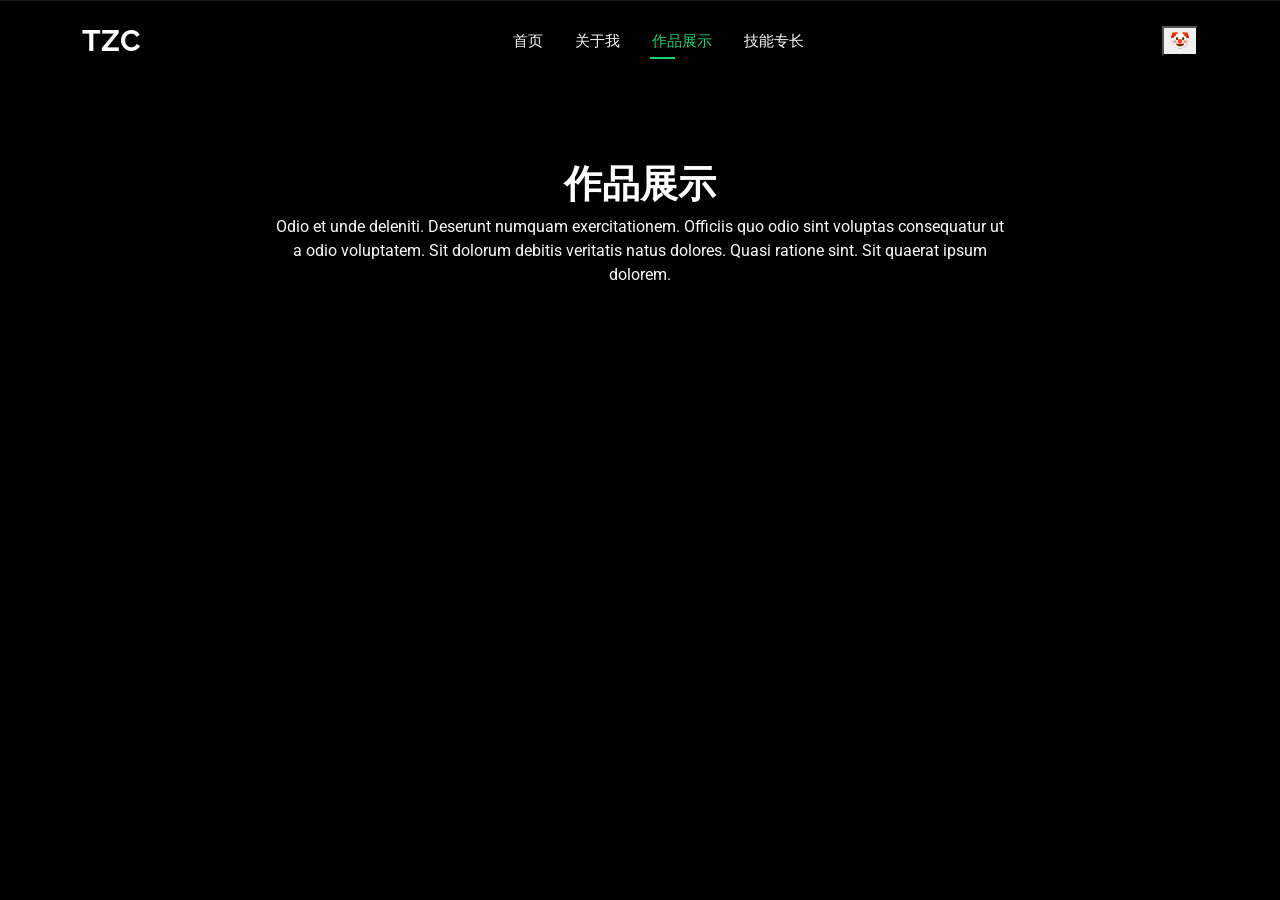
<file: resume.html>
<!DOCTYPE html>
<html lang="en">

<head>
  <meta charset="utf-8">
  <meta content="width=device-width, initial-scale=1.0" name="viewport">
  <title>作品展示 - TZC</title>
  <meta name="description" content="">
  <meta name="keywords" content="">

  <!-- Favicons -->
  <link href="assets/img/favicon.png" rel="icon">
  <link href="assets/img/apple-touch-icon.png" rel="apple-touch-icon">

  <!-- Fonts -->
  <link href="https://fonts.googleapis.com" rel="preconnect">
  <link href="https://fonts.gstatic.com" rel="preconnect" crossorigin>
  <link href="https://fonts.googleapis.com/css2?family=Roboto:ital,wght@0,100;0,300;0,400;0,500;0,700;0,900;1,100;1,300;1,400;1,500;1,700;1,900&family=Poppins:ital,wght@0,100;0,200;0,300;0,400;0,500;0,600;0,700;0,800;0,900;1,100;1,200;1,300;1,400;1,500;1,600;1,700;1,800;1,900&family=Raleway:ital,wght@0,100;0,200;0,300;0,400;0,500;0,600;0,700;0,800;0,900;1,100;1,200;1,300;1,400;1,500;1,600;1,700;1,800;1,900&display=swap" rel="stylesheet">

  <!-- Vendor CSS Files -->
  <link href="assets/vendor/bootstrap/css/bootstrap.min.css" rel="stylesheet">
  <link href="assets/vendor/bootstrap-icons/bootstrap-icons.css" rel="stylesheet">
  <link href="assets/vendor/aos/aos.css" rel="stylesheet">
  <link href="assets/vendor/swiper/swiper-bundle.min.css" rel="stylesheet">
  <link href="assets/vendor/glightbox/css/glightbox.min.css" rel="stylesheet">

  <!-- Main CSS File -->
  <link href="assets/css/main.css" rel="stylesheet">

 
  <!-- 实际上可以通过JavaScript来监听滚动事件，并动态地调整导航条的显示和隐藏。 -->
  <style>
    /* 增加这段CSS来控制导航条的样式 */
    #header {
      transition: top 0.3s ease-in-out;
    }
  
    .hide-header {
      top: -100px; /* 根据导航条的高度调整，隐藏导航条 */
    }
  </style>  
  <!-- 为了实现需要的“往上滑动页面顶部导航条消失，往下滑动顶部导航条被带出”的效果。 -->
</head>

<body class="resume-page">

  <header id="header" class="header d-flex align-items-center fixed-top">
    <div class="container-fluid container-xl position-relative d-flex align-items-center justify-content-between">

      <a href="index.html" class="logo d-flex align-items-center">
        <!-- Uncomment the line below if you also wish to use an image logo -->
        <!-- <img src="assets/img/logo.png" alt=""> -->
        <h1 class="sitename">TZC</h1>
      </a>

      <nav id="navmenu" class="navmenu">
        <ul>
          <li><a href="index.html">首页</a></li>
          <li><a href="about.html">关于我</a></li>
          <li><a href="resume.html" class="active">作品展示</a></li>
          <!--<li><a href="services.html">服务</a></li>-->
          <li><a href="portfolio.html">技能专长</a></li>
          <!-- <li><a href="contact.html">联系方式</a></li>-->
        </ul>
        <i class="mobile-nav-toggle d-xl-none bi bi-list"></i>
      </nav>
      <!-- 黑白主题按钮 --><button id="color-toggle-btn">🤡</button>
    </div>
  <!-- 百度统计 -->
  <script>
    var _hmt = _hmt || [];
    (function() {
      var hm = document.createElement("script");
      hm.src = "https://hm.baidu.com/hm.js?2abfa627e75d5075f72091385021508c";
      var s = document.getElementsByTagName("script")[0]; 
      s.parentNode.insertBefore(hm, s);
    })();
    </script>
  <!-- 百度统计 -->
  </header>

  <main class="main">

    <!-- Page Title -->
    <div class="page-title" data-aos="fade">
      <div class="heading">
        <div class="container">
          <div class="row d-flex justify-content-center text-center">
            <div class="col-lg-8">
              <h1>作品展示</h1>
              <p class="mb-0">Odio et unde deleniti. Deserunt numquam exercitationem. Officiis quo odio sint voluptas consequatur ut a odio voluptatem. Sit dolorum debitis veritatis natus dolores. Quasi ratione sint. Sit quaerat ipsum dolorem.</p>
            </div>
          </div>
        </div>
      </div>

    </div><!-- End Page Title -->


  </main>


  <!-- Scroll Top -->
  <a href="#" id="scroll-top" class="scroll-top d-flex align-items-center justify-content-center"><i class="bi bi-arrow-up-short"></i></a>

  <!-- Preloader -->
  <div id="preloader"></div>

  <!-- Vendor JS Files -->
  <script src="assets/vendor/bootstrap/js/bootstrap.bundle.min.js"></script>
  <script src="assets/vendor/php-email-form/validate.js"></script>
  <script src="assets/vendor/aos/aos.js"></script>
  <script src="assets/vendor/typed.js/typed.umd.js"></script>
  <script src="assets/vendor/purecounter/purecounter_vanilla.js"></script>
  <script src="assets/vendor/waypoints/noframework.waypoints.js"></script>
  <script src="assets/vendor/swiper/swiper-bundle.min.js"></script>
  <script src="assets/vendor/glightbox/js/glightbox.min.js"></script>
  <script src="assets/vendor/imagesloaded/imagesloaded.pkgd.min.js"></script>
  <script src="assets/vendor/isotope-layout/isotope.pkgd.min.js"></script>

  <!-- Main JS File -->
  <script src="assets/js/main.js"></script>

  <!-- 实际上可以通过JavaScript来监听滚动事件，并动态地调整导航条的显示和隐藏。 -->
  <script>
    // 添加这段JavaScript代码
    let lastScrollTop = 0;  // 上次滚动的位置
  
    // 获取header元素
    const header = document.getElementById('header');
  
    // 监听滚动事件
    window.addEventListener('scroll', function() {
      let currentScroll = window.pageYOffset || document.documentElement.scrollTop;
      
      if (currentScroll > lastScrollTop) {
        // 滚动向下，隐藏导航条
        header.classList.add('hide-header');
      } else {
        // 滚动向上，显示导航条
        header.classList.remove('hide-header');
      }
      
      lastScrollTop = currentScroll <= 0 ? 0 : currentScroll; // 防止小的负值
    });
  </script>  
  <!-- 为了实现需要的“往上滑动页面顶部导航条消失，往下滑动顶部导航条被带出”的效果。 -->
</body>

</html>
</file>
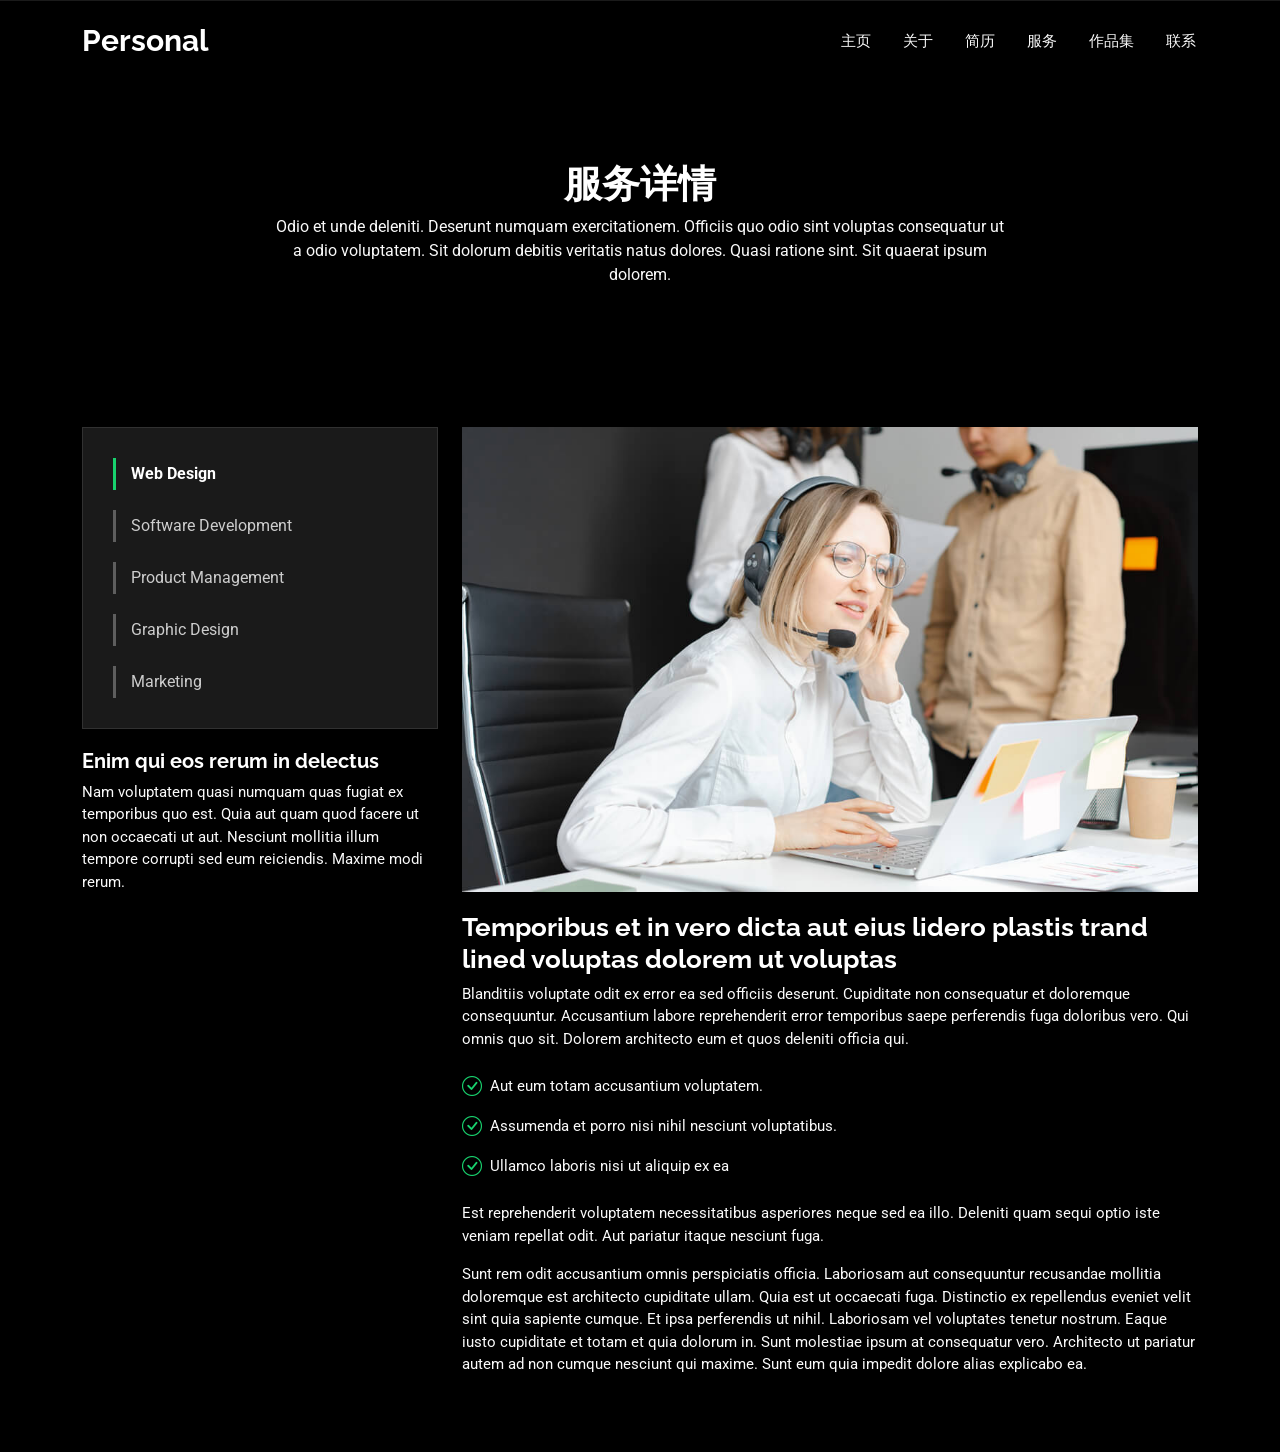
<file: service-details.html>
<!DOCTYPE html>
<html lang="en">

<head>
  <meta charset="utf-8">
  <meta content="width=device-width, initial-scale=1.0" name="viewport">
  <title>TZC - Service Details</title>
  <meta name="description" content="">
  <meta name="keywords" content="">

  <!-- Favicons -->
  <link href="assets/img/favicon.png" rel="icon">
  <link href="assets/img/apple-touch-icon.png" rel="apple-touch-icon">

  <!-- Fonts -->
  <link href="https://fonts.googleapis.com" rel="preconnect">
  <link href="https://fonts.gstatic.com" rel="preconnect" crossorigin>
  <link href="https://fonts.googleapis.com/css2?family=Roboto:ital,wght@0,100;0,300;0,400;0,500;0,700;0,900;1,100;1,300;1,400;1,500;1,700;1,900&family=Poppins:ital,wght@0,100;0,200;0,300;0,400;0,500;0,600;0,700;0,800;0,900;1,100;1,200;1,300;1,400;1,500;1,600;1,700;1,800;1,900&family=Raleway:ital,wght@0,100;0,200;0,300;0,400;0,500;0,600;0,700;0,800;0,900;1,100;1,200;1,300;1,400;1,500;1,600;1,700;1,800;1,900&display=swap" rel="stylesheet">

  <!-- Vendor CSS Files -->
  <link href="assets/vendor/bootstrap/css/bootstrap.min.css" rel="stylesheet">
  <link href="assets/vendor/bootstrap-icons/bootstrap-icons.css" rel="stylesheet">
  <link href="assets/vendor/aos/aos.css" rel="stylesheet">
  <link href="assets/vendor/swiper/swiper-bundle.min.css" rel="stylesheet">
  <link href="assets/vendor/glightbox/css/glightbox.min.css" rel="stylesheet">

  <!-- Main CSS File -->
  <link href="assets/css/main.css" rel="stylesheet">

  <!-- =======================================================
  * Template Name: Personal
  * Template URL: https://bootstrapmade.com/personal-free-resume-bootstrap-template/
  * Updated: Nov 04 2024 with Bootstrap v5.3.3
  * Author: BootstrapMade.com
  * License: https://bootstrapmade.com/license/
  ======================================================== -->
  
  <!-- 实际上可以通过JavaScript来监听滚动事件，并动态地调整导航条的显示和隐藏。 -->
  <style>
    /* 增加这段CSS来控制导航条的样式 */
    #header {
      transition: top 0.3s ease-in-out;
    }
  
    .hide-header {
      top: -100px; /* 根据导航条的高度调整，隐藏导航条 */
    }
  </style>  
  <!-- 为了实现需要的“往上滑动页面顶部导航条消失，往下滑动顶部导航条被带出”的效果。 -->
</head>

<body class="service-details-page">

  <header id="header" class="header d-flex align-items-center fixed-top">
    <div class="container-fluid container-xl position-relative d-flex align-items-center justify-content-between">

      <a href="index.html" class="logo d-flex align-items-center">
        <!-- Uncomment the line below if you also wish to use an image logo -->
        <!-- <img src="assets/img/logo.png" alt=""> -->
        <h1 class="sitename">Personal</h1>
      </a>

      <nav id="navmenu" class="navmenu">
        <ul>
          <li><a href="index.html">主页</a></li>
          <li><a href="about.html">关于</a></li>
          <li><a href="resume.html">简历</a></li>
          <li><a href="services.html">服务</a></li>
          <li><a href="portfolio.html">作品集</a></li>
<!--
          <li class="dropdown"><a href="#"><span>下拉列表</span> <i class="bi bi-chevron-down toggle-dropdown"></i></a>
            <ul>
              <li><a href="#">Dropdown 1</a></li>
              <li class="dropdown"><a href="#"><span>Deep Dropdown</span> <i class="bi bi-chevron-down toggle-dropdown"></i></a>
                <ul>
                  <li><a href="#">Deep Dropdown 1</a></li>
                  <li><a href="#">Deep Dropdown 2</a></li>
                  <li><a href="#">Deep Dropdown 3</a></li>
                  <li><a href="#">Deep Dropdown 4</a></li>
                  <li><a href="#">Deep Dropdown 5</a></li>
                </ul>
              </li>
              <li><a href="#">Dropdown 2</a></li>
              <li><a href="#">Dropdown 3</a></li>
              <li><a href="#">Dropdown 4</a></li>
            </ul>
          </li>
-->
          <li><a href="contact.html">联系</a></li>
        </ul>
        <i class="mobile-nav-toggle d-xl-none bi bi-list"></i>
      </nav>

    </div>
  </header>

  <main class="main">

    <!-- Page Title -->
    <div class="page-title" data-aos="fade">
      <div class="heading">
        <div class="container">
          <div class="row d-flex justify-content-center text-center">
            <div class="col-lg-8">
              <h1>服务详情</h1>
              <p class="mb-0">Odio et unde deleniti. Deserunt numquam exercitationem. Officiis quo odio sint voluptas consequatur ut a odio voluptatem. Sit dolorum debitis veritatis natus dolores. Quasi ratione sint. Sit quaerat ipsum dolorem.</p>
            </div>
          </div>
        </div>
      </div>
<!--
      <nav class="breadcrumbs">
        <div class="container">
          <ol>
            <li><a href="index.html">Home</a></li>
            <li class="current">About</li>
          </ol>
        </div>
      </nav>
-->
    </div><!-- End Page Title -->

    <!-- Service Details Section -->
    <section id="service-details" class="service-details section">

      <div class="container">

        <div class="row gy-4">

          <div class="col-lg-4" data-aos="fade-up" data-aos-delay="100">
            <div class="services-list">
              <a href="#" class="active">Web Design</a>
              <a href="#">Software Development</a>
              <a href="#">Product Management</a>
              <a href="#">Graphic Design</a>
              <a href="#">Marketing</a>
            </div>

            <h4>Enim qui eos rerum in delectus</h4>
            <p>Nam voluptatem quasi numquam quas fugiat ex temporibus quo est. Quia aut quam quod facere ut non occaecati ut aut. Nesciunt mollitia illum tempore corrupti sed eum reiciendis. Maxime modi rerum.</p>
          </div>

          <div class="col-lg-8" data-aos="fade-up" data-aos-delay="200">
            <img src="assets/img/services.jpg" alt="" class="img-fluid services-img">
            <h3>Temporibus et in vero dicta aut eius lidero plastis trand lined voluptas dolorem ut voluptas</h3>
            <p>
              Blanditiis voluptate odit ex error ea sed officiis deserunt. Cupiditate non consequatur et doloremque consequuntur. Accusantium labore reprehenderit error temporibus saepe perferendis fuga doloribus vero. Qui omnis quo sit. Dolorem architecto eum et quos deleniti officia qui.
            </p>
            <ul>
              <li><i class="bi bi-check-circle"></i> <span>Aut eum totam accusantium voluptatem.</span></li>
              <li><i class="bi bi-check-circle"></i> <span>Assumenda et porro nisi nihil nesciunt voluptatibus.</span></li>
              <li><i class="bi bi-check-circle"></i> <span>Ullamco laboris nisi ut aliquip ex ea</span></li>
            </ul>
            <p>
              Est reprehenderit voluptatem necessitatibus asperiores neque sed ea illo. Deleniti quam sequi optio iste veniam repellat odit. Aut pariatur itaque nesciunt fuga.
            </p>
            <p>
              Sunt rem odit accusantium omnis perspiciatis officia. Laboriosam aut consequuntur recusandae mollitia doloremque est architecto cupiditate ullam. Quia est ut occaecati fuga. Distinctio ex repellendus eveniet velit sint quia sapiente cumque. Et ipsa perferendis ut nihil. Laboriosam vel voluptates tenetur nostrum. Eaque iusto cupiditate et totam et quia dolorum in. Sunt molestiae ipsum at consequatur vero. Architecto ut pariatur autem ad non cumque nesciunt qui maxime. Sunt eum quia impedit dolore alias explicabo ea.
            </p>
          </div>

        </div>

      </div>

    </section><!-- /Service Details Section -->

  </main>

  
<!--
  <footer id="footer" class="footer dark-background">
    <div class="container">
      <h3 class="sitename">Personal</h3>
      <p>Et aut eum quis fuga eos sunt ipsa nihil. Labore corporis magni eligendi fuga maxime saepe commodi placeat.</p>
      <div class="social-links d-flex justify-content-center">
        <a href=""><i class="bi bi-twitter-x"></i></a>
        <a href=""><i class="bi bi-facebook"></i></a>
        <a href=""><i class="bi bi-instagram"></i></a>
        <a href=""><i class="bi bi-skype"></i></a>
        <a href=""><i class="bi bi-linkedin"></i></a>
      </div>
      <div class="container">
        <div class="copyright">
          <span>Copyright</span> <strong class="px-1 sitename">Personal</strong> <span>All Rights Reserved</span>
        </div>
        <div class="credits">
          Designed by <a href="https://bootstrapmade.com/">BootstrapMade</a>
        </div>
      </div>
    </div>
  </footer>
-->


  <!-- Scroll Top -->
  <a href="#" id="scroll-top" class="scroll-top d-flex align-items-center justify-content-center"><i class="bi bi-arrow-up-short"></i></a>

  <!-- Preloader -->
  <div id="preloader"></div>

  <!-- Vendor JS Files -->
  <script src="assets/vendor/bootstrap/js/bootstrap.bundle.min.js"></script>
  <script src="assets/vendor/php-email-form/validate.js"></script>
  <script src="assets/vendor/aos/aos.js"></script>
  <script src="assets/vendor/typed.js/typed.umd.js"></script>
  <script src="assets/vendor/purecounter/purecounter_vanilla.js"></script>
  <script src="assets/vendor/waypoints/noframework.waypoints.js"></script>
  <script src="assets/vendor/swiper/swiper-bundle.min.js"></script>
  <script src="assets/vendor/glightbox/js/glightbox.min.js"></script>
  <script src="assets/vendor/imagesloaded/imagesloaded.pkgd.min.js"></script>
  <script src="assets/vendor/isotope-layout/isotope.pkgd.min.js"></script>

  <!-- Main JS File -->
  <script src="assets/js/main.js"></script>

  <!-- 实际上可以通过JavaScript来监听滚动事件，并动态地调整导航条的显示和隐藏。 -->
  <script>
    // 添加这段JavaScript代码
    let lastScrollTop = 0;  // 上次滚动的位置
  
    // 获取header元素
    const header = document.getElementById('header');
  
    // 监听滚动事件
    window.addEventListener('scroll', function() {
      let currentScroll = window.pageYOffset || document.documentElement.scrollTop;
      
      if (currentScroll > lastScrollTop) {
        // 滚动向下，隐藏导航条
        header.classList.add('hide-header');
      } else {
        // 滚动向上，显示导航条
        header.classList.remove('hide-header');
      }
      
      lastScrollTop = currentScroll <= 0 ? 0 : currentScroll; // 防止小的负值
    });
  </script>  
  <!-- 为了实现需要的“往上滑动页面顶部导航条消失，往下滑动顶部导航条被带出”的效果。 -->
</body>

</html>
</file>
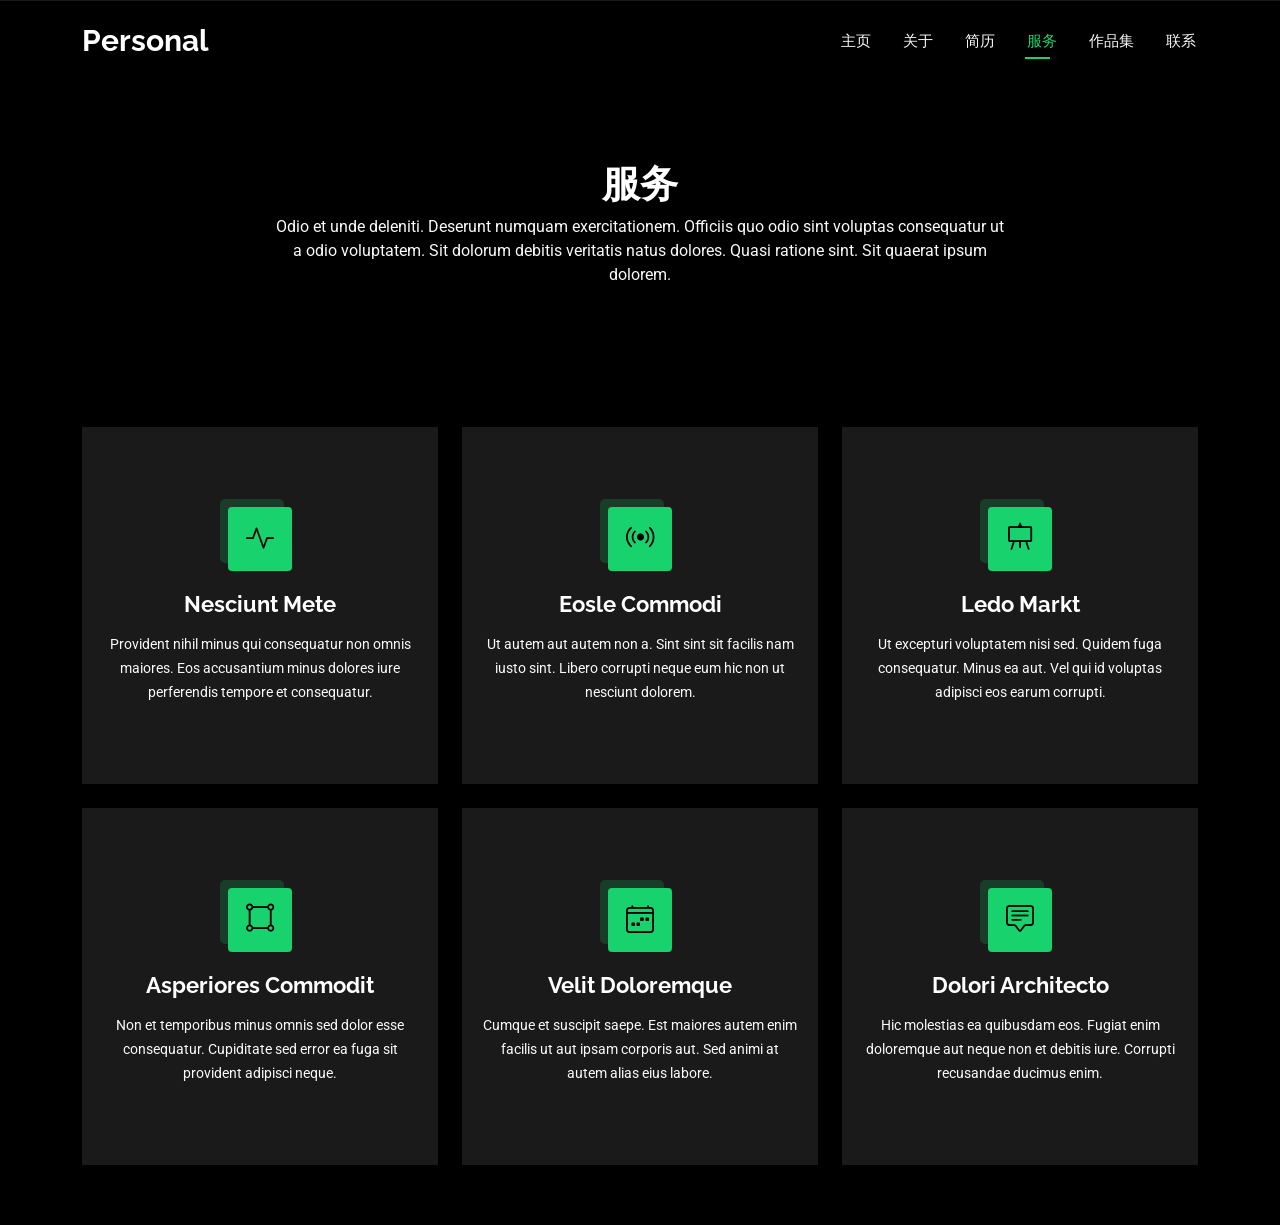
<file: services.html>
<!DOCTYPE html>
<html lang="en">

<head>
  <meta charset="utf-8">
  <meta content="width=device-width, initial-scale=1.0" name="viewport">
  <title>TZC - Services</title>
  <meta name="description" content="">
  <meta name="keywords" content="">

  <!-- Favicons -->
  <link href="assets/img/favicon.png" rel="icon">
  <link href="assets/img/apple-touch-icon.png" rel="apple-touch-icon">

  <!-- Fonts -->
  <link href="https://fonts.googleapis.com" rel="preconnect">
  <link href="https://fonts.gstatic.com" rel="preconnect" crossorigin>
  <link href="https://fonts.googleapis.com/css2?family=Roboto:ital,wght@0,100;0,300;0,400;0,500;0,700;0,900;1,100;1,300;1,400;1,500;1,700;1,900&family=Poppins:ital,wght@0,100;0,200;0,300;0,400;0,500;0,600;0,700;0,800;0,900;1,100;1,200;1,300;1,400;1,500;1,600;1,700;1,800;1,900&family=Raleway:ital,wght@0,100;0,200;0,300;0,400;0,500;0,600;0,700;0,800;0,900;1,100;1,200;1,300;1,400;1,500;1,600;1,700;1,800;1,900&display=swap" rel="stylesheet">

  <!-- Vendor CSS Files -->
  <link href="assets/vendor/bootstrap/css/bootstrap.min.css" rel="stylesheet">
  <link href="assets/vendor/bootstrap-icons/bootstrap-icons.css" rel="stylesheet">
  <link href="assets/vendor/aos/aos.css" rel="stylesheet">
  <link href="assets/vendor/swiper/swiper-bundle.min.css" rel="stylesheet">
  <link href="assets/vendor/glightbox/css/glightbox.min.css" rel="stylesheet">

  <!-- Main CSS File -->
  <link href="assets/css/main.css" rel="stylesheet">

  <!-- =======================================================
  * Template Name: Personal
  * Template URL: https://bootstrapmade.com/personal-free-resume-bootstrap-template/
  * Updated: Nov 04 2024 with Bootstrap v5.3.3
  * Author: BootstrapMade.com
  * License: https://bootstrapmade.com/license/
  ======================================================== -->
  
  <!-- 实际上可以通过JavaScript来监听滚动事件，并动态地调整导航条的显示和隐藏。 -->
  <style>
    /* 增加这段CSS来控制导航条的样式 */
    #header {
      transition: top 0.3s ease-in-out;
    }
  
    .hide-header {
      top: -100px; /* 根据导航条的高度调整，隐藏导航条 */
    }
  </style>  
  <!-- 为了实现需要的“往上滑动页面顶部导航条消失，往下滑动顶部导航条被带出”的效果。 -->
</head>

<body class="services-page">

  <header id="header" class="header d-flex align-items-center fixed-top">
    <div class="container-fluid container-xl position-relative d-flex align-items-center justify-content-between">

      <a href="index.html" class="logo d-flex align-items-center">
        <!-- Uncomment the line below if you also wish to use an image logo -->
        <!-- <img src="assets/img/logo.png" alt=""> -->
        <h1 class="sitename">Personal</h1>
      </a>

      <nav id="navmenu" class="navmenu">
        <ul>
          <li><a href="index.html">主页</a></li>
          <li><a href="about.html">关于</a></li>
          <li><a href="resume.html">简历</a></li>
          <li><a href="services.html" class="active">服务</a></li>
          <li><a href="portfolio.html">作品集</a></li>
<!--
          <li class="dropdown"><a href="#"><span>下拉列表</span> <i class="bi bi-chevron-down toggle-dropdown"></i></a>
            <ul>
              <li><a href="#">Dropdown 1</a></li>
              <li class="dropdown"><a href="#"><span>Deep Dropdown</span> <i class="bi bi-chevron-down toggle-dropdown"></i></a>
                <ul>
                  <li><a href="#">Deep Dropdown 1</a></li>
                  <li><a href="#">Deep Dropdown 2</a></li>
                  <li><a href="#">Deep Dropdown 3</a></li>
                  <li><a href="#">Deep Dropdown 4</a></li>
                  <li><a href="#">Deep Dropdown 5</a></li>
                </ul>
              </li>
              <li><a href="#">Dropdown 2</a></li>
              <li><a href="#">Dropdown 3</a></li>
              <li><a href="#">Dropdown 4</a></li>
            </ul>
          </li>
-->
          <li><a href="contact.html">联系</a></li>
        </ul>
        <i class="mobile-nav-toggle d-xl-none bi bi-list"></i>
      </nav>

    </div>
  </header>

  <main class="main">

    <!-- Page Title -->
    <div class="page-title" data-aos="fade">
      <div class="heading">
        <div class="container">
          <div class="row d-flex justify-content-center text-center">
            <div class="col-lg-8">
              <h1>服务</h1>
              <p class="mb-0">Odio et unde deleniti. Deserunt numquam exercitationem. Officiis quo odio sint voluptas consequatur ut a odio voluptatem. Sit dolorum debitis veritatis natus dolores. Quasi ratione sint. Sit quaerat ipsum dolorem.</p>
            </div>
          </div>
        </div>
      </div>
<!--
      <nav class="breadcrumbs">
        <div class="container">
          <ol>
            <li><a href="index.html">Home</a></li>
            <li class="current">About</li>
          </ol>
        </div>
      </nav>
-->
    </div><!-- End Page Title -->

    <!-- Services Section -->
    <section id="services" class="services section">

      <div class="container">

        <div class="row gy-4">

          <div class="col-lg-4 col-md-6" data-aos="fade-up" data-aos-delay="100">
            <div class="service-item  position-relative">
              <div class="icon">
                <i class="bi bi-activity"></i>
              </div>
              <a href="service-details.html" class="stretched-link">
                <h3>Nesciunt Mete</h3>
              </a>
              <p>Provident nihil minus qui consequatur non omnis maiores. Eos accusantium minus dolores iure perferendis tempore et consequatur.</p>
            </div>
          </div><!-- End Service Item -->

          <div class="col-lg-4 col-md-6" data-aos="fade-up" data-aos-delay="200">
            <div class="service-item position-relative">
              <div class="icon">
                <i class="bi bi-broadcast"></i>
              </div>
              <a href="service-details.html" class="stretched-link">
                <h3>Eosle Commodi</h3>
              </a>
              <p>Ut autem aut autem non a. Sint sint sit facilis nam iusto sint. Libero corrupti neque eum hic non ut nesciunt dolorem.</p>
            </div>
          </div><!-- End Service Item -->

          <div class="col-lg-4 col-md-6" data-aos="fade-up" data-aos-delay="300">
            <div class="service-item position-relative">
              <div class="icon">
                <i class="bi bi-easel"></i>
              </div>
              <a href="service-details.html" class="stretched-link">
                <h3>Ledo Markt</h3>
              </a>
              <p>Ut excepturi voluptatem nisi sed. Quidem fuga consequatur. Minus ea aut. Vel qui id voluptas adipisci eos earum corrupti.</p>
            </div>
          </div><!-- End Service Item -->

          <div class="col-lg-4 col-md-6" data-aos="fade-up" data-aos-delay="400">
            <div class="service-item position-relative">
              <div class="icon">
                <i class="bi bi-bounding-box-circles"></i>
              </div>
              <a href="service-details.html" class="stretched-link">
                <h3>Asperiores Commodit</h3>
              </a>
              <p>Non et temporibus minus omnis sed dolor esse consequatur. Cupiditate sed error ea fuga sit provident adipisci neque.</p>
              <a href="service-details.html" class="stretched-link"></a>
            </div>
          </div><!-- End Service Item -->

          <div class="col-lg-4 col-md-6" data-aos="fade-up" data-aos-delay="500">
            <div class="service-item position-relative">
              <div class="icon">
                <i class="bi bi-calendar4-week"></i>
              </div>
              <a href="service-details.html" class="stretched-link">
                <h3>Velit Doloremque</h3>
              </a>
              <p>Cumque et suscipit saepe. Est maiores autem enim facilis ut aut ipsam corporis aut. Sed animi at autem alias eius labore.</p>
              <a href="service-details.html" class="stretched-link"></a>
            </div>
          </div><!-- End Service Item -->

          <div class="col-lg-4 col-md-6" data-aos="fade-up" data-aos-delay="600">
            <div class="service-item position-relative">
              <div class="icon">
                <i class="bi bi-chat-square-text"></i>
              </div>
              <a href="service-details.html" class="stretched-link">
                <h3>Dolori Architecto</h3>
              </a>
              <p>Hic molestias ea quibusdam eos. Fugiat enim doloremque aut neque non et debitis iure. Corrupti recusandae ducimus enim.</p>
              <a href="service-details.html" class="stretched-link"></a>
            </div>
          </div><!-- End Service Item -->

        </div>

      </div>

    </section><!-- /Services Section -->

  </main>

  
<!--
  <footer id="footer" class="footer dark-background">
    <div class="container">
      <h3 class="sitename">Personal</h3>
      <p>Et aut eum quis fuga eos sunt ipsa nihil. Labore corporis magni eligendi fuga maxime saepe commodi placeat.</p>
      <div class="social-links d-flex justify-content-center">
        <a href=""><i class="bi bi-twitter-x"></i></a>
        <a href=""><i class="bi bi-facebook"></i></a>
        <a href=""><i class="bi bi-instagram"></i></a>
        <a href=""><i class="bi bi-skype"></i></a>
        <a href=""><i class="bi bi-linkedin"></i></a>
      </div>
      <div class="container">
        <div class="copyright">
          <span>Copyright</span> <strong class="px-1 sitename">Personal</strong> <span>All Rights Reserved</span>
        </div>
        <div class="credits">
          Designed by <a href="https://bootstrapmade.com/">BootstrapMade</a>
        </div>
      </div>
    </div>
  </footer>
-->


  <!-- Scroll Top -->
  <a href="#" id="scroll-top" class="scroll-top d-flex align-items-center justify-content-center"><i class="bi bi-arrow-up-short"></i></a>

  <!-- Preloader -->
  <div id="preloader"></div>

  <!-- Vendor JS Files -->
  <script src="assets/vendor/bootstrap/js/bootstrap.bundle.min.js"></script>
  <script src="assets/vendor/php-email-form/validate.js"></script>
  <script src="assets/vendor/aos/aos.js"></script>
  <script src="assets/vendor/typed.js/typed.umd.js"></script>
  <script src="assets/vendor/purecounter/purecounter_vanilla.js"></script>
  <script src="assets/vendor/waypoints/noframework.waypoints.js"></script>
  <script src="assets/vendor/swiper/swiper-bundle.min.js"></script>
  <script src="assets/vendor/glightbox/js/glightbox.min.js"></script>
  <script src="assets/vendor/imagesloaded/imagesloaded.pkgd.min.js"></script>
  <script src="assets/vendor/isotope-layout/isotope.pkgd.min.js"></script>

  <!-- Main JS File -->
  <script src="assets/js/main.js"></script>

  <!-- 实际上可以通过JavaScript来监听滚动事件，并动态地调整导航条的显示和隐藏。 -->
  <script>
    // 添加这段JavaScript代码
    let lastScrollTop = 0;  // 上次滚动的位置
  
    // 获取header元素
    const header = document.getElementById('header');
  
    // 监听滚动事件
    window.addEventListener('scroll', function() {
      let currentScroll = window.pageYOffset || document.documentElement.scrollTop;
      
      if (currentScroll > lastScrollTop) {
        // 滚动向下，隐藏导航条
        header.classList.add('hide-header');
      } else {
        // 滚动向上，显示导航条
        header.classList.remove('hide-header');
      }
      
      lastScrollTop = currentScroll <= 0 ? 0 : currentScroll; // 防止小的负值
    });
  </script>  
  <!-- 为了实现需要的“往上滑动页面顶部导航条消失，往下滑动顶部导航条被带出”的效果。 -->
</body>

</html>
</file>
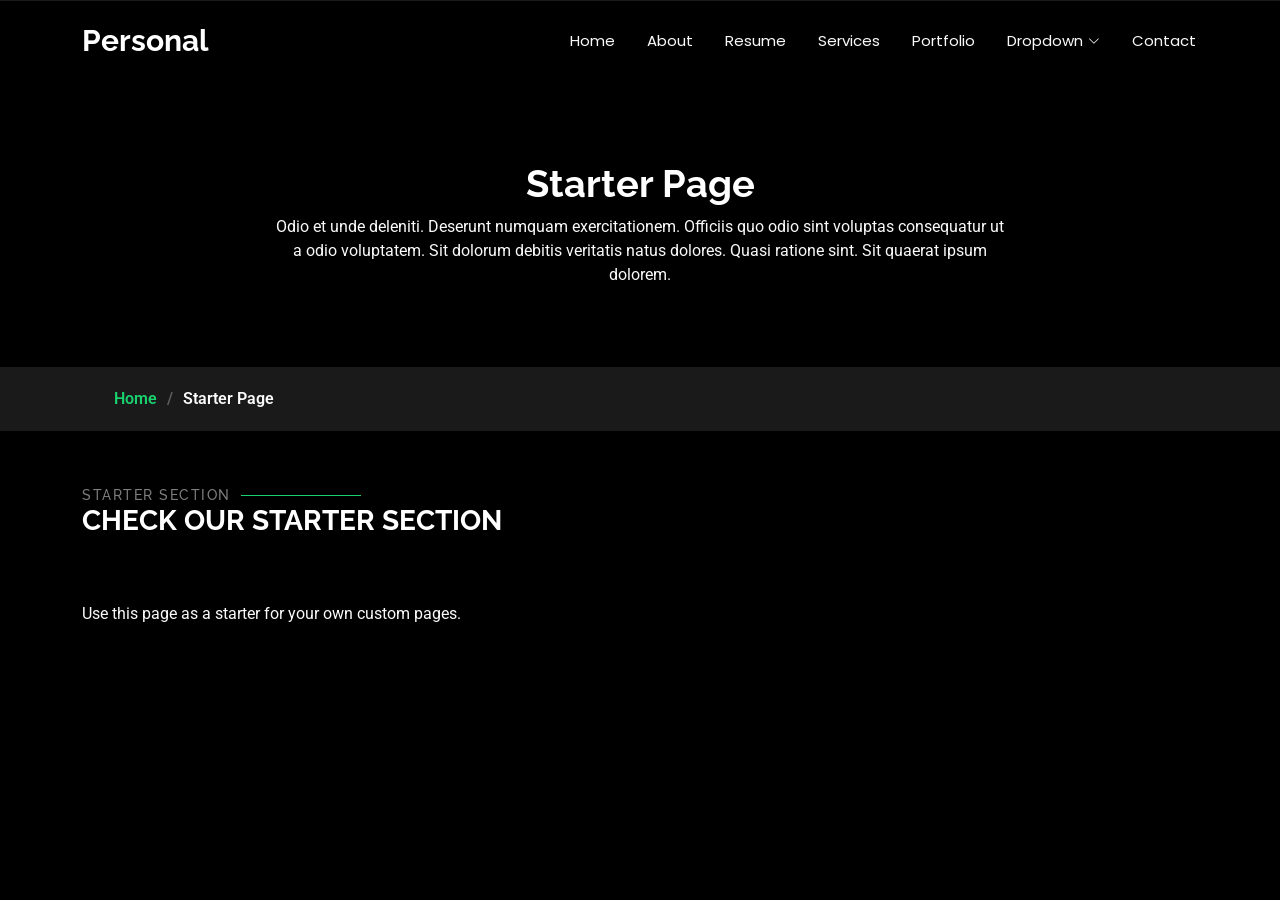
<file: starter-page.html>
<!DOCTYPE html>
<html lang="en">

<head>
  <meta charset="utf-8">
  <meta content="width=device-width, initial-scale=1.0" name="viewport">
  <title>TZC - Starter Page</title>
  <meta name="description" content="">
  <meta name="keywords" content="">

  <!-- Favicons -->
  <link href="assets/img/favicon.png" rel="icon">
  <link href="assets/img/apple-touch-icon.png" rel="apple-touch-icon">

  <!-- Fonts -->
  <link href="https://fonts.googleapis.com" rel="preconnect">
  <link href="https://fonts.gstatic.com" rel="preconnect" crossorigin>
  <link href="https://fonts.googleapis.com/css2?family=Roboto:ital,wght@0,100;0,300;0,400;0,500;0,700;0,900;1,100;1,300;1,400;1,500;1,700;1,900&family=Poppins:ital,wght@0,100;0,200;0,300;0,400;0,500;0,600;0,700;0,800;0,900;1,100;1,200;1,300;1,400;1,500;1,600;1,700;1,800;1,900&family=Raleway:ital,wght@0,100;0,200;0,300;0,400;0,500;0,600;0,700;0,800;0,900;1,100;1,200;1,300;1,400;1,500;1,600;1,700;1,800;1,900&display=swap" rel="stylesheet">

  <!-- Vendor CSS Files -->
  <link href="assets/vendor/bootstrap/css/bootstrap.min.css" rel="stylesheet">
  <link href="assets/vendor/bootstrap-icons/bootstrap-icons.css" rel="stylesheet">
  <link href="assets/vendor/aos/aos.css" rel="stylesheet">
  <link href="assets/vendor/swiper/swiper-bundle.min.css" rel="stylesheet">
  <link href="assets/vendor/glightbox/css/glightbox.min.css" rel="stylesheet">

  <!-- Main CSS File -->
  <link href="assets/css/main.css" rel="stylesheet">

  <!-- =======================================================
  * Template Name: Personal
  * Template URL: https://bootstrapmade.com/personal-free-resume-bootstrap-template/
  * Updated: Nov 04 2024 with Bootstrap v5.3.3
  * Author: BootstrapMade.com
  * License: https://bootstrapmade.com/license/
  ======================================================== -->
</head>

<body class="starter-page-page">

  <header id="header" class="header d-flex align-items-center fixed-top">
    <div class="container-fluid container-xl position-relative d-flex align-items-center justify-content-between">

      <a href="index.html" class="logo d-flex align-items-center">
        <!-- Uncomment the line below if you also wish to use an image logo -->
        <!-- <img src="assets/img/logo.png" alt=""> -->
        <h1 class="sitename">Personal</h1>
      </a>

      <nav id="navmenu" class="navmenu">
        <ul>
          <li><a href="index.html">Home</a></li>
          <li><a href="about.html">About</a></li>
          <li><a href="resume.html">Resume</a></li>
          <li><a href="services.html">Services</a></li>
          <li><a href="portfolio.html">Portfolio</a></li>
          <li class="dropdown"><a href="#"><span>Dropdown</span> <i class="bi bi-chevron-down toggle-dropdown"></i></a>
            <ul>
              <li><a href="#">Dropdown 1</a></li>
              <li class="dropdown"><a href="#"><span>Deep Dropdown</span> <i class="bi bi-chevron-down toggle-dropdown"></i></a>
                <ul>
                  <li><a href="#">Deep Dropdown 1</a></li>
                  <li><a href="#">Deep Dropdown 2</a></li>
                  <li><a href="#">Deep Dropdown 3</a></li>
                  <li><a href="#">Deep Dropdown 4</a></li>
                  <li><a href="#">Deep Dropdown 5</a></li>
                </ul>
              </li>
              <li><a href="#">Dropdown 2</a></li>
              <li><a href="#">Dropdown 3</a></li>
              <li><a href="#">Dropdown 4</a></li>
            </ul>
          </li>
          <li><a href="contact.html">Contact</a></li>
        </ul>
        <i class="mobile-nav-toggle d-xl-none bi bi-list"></i>
      </nav>

    </div>
  </header>

  <main class="main">

    <!-- Page Title -->
    <div class="page-title" data-aos="fade">
      <div class="heading">
        <div class="container">
          <div class="row d-flex justify-content-center text-center">
            <div class="col-lg-8">
              <h1>Starter Page</h1>
              <p class="mb-0">Odio et unde deleniti. Deserunt numquam exercitationem. Officiis quo odio sint voluptas consequatur ut a odio voluptatem. Sit dolorum debitis veritatis natus dolores. Quasi ratione sint. Sit quaerat ipsum dolorem.</p>
            </div>
          </div>
        </div>
      </div>
      <nav class="breadcrumbs">
        <div class="container">
          <ol>
            <li><a href="index.html">Home</a></li>
            <li class="current">Starter Page</li>
          </ol>
        </div>
      </nav>
    </div><!-- End Page Title -->

    <!-- Starter Section Section -->
    <section id="starter-section" class="starter-section section">

      <!-- Section Title -->
      <div class="container section-title" data-aos="fade-up">
        <h2>Starter Section</h2>
        <div><span>Check Our</span> <span class="description-title">Starter Section</span></div>
      </div><!-- End Section Title -->

      <div class="container" data-aos="fade-up">
        <p>Use this page as a starter for your own custom pages.</p>
      </div>

    </section><!-- /Starter Section Section -->

  </main>

  
<!--
  <footer id="footer" class="footer dark-background">
    <div class="container">
      <h3 class="sitename">Personal</h3>
      <p>Et aut eum quis fuga eos sunt ipsa nihil. Labore corporis magni eligendi fuga maxime saepe commodi placeat.</p>
      <div class="social-links d-flex justify-content-center">
        <a href=""><i class="bi bi-twitter-x"></i></a>
        <a href=""><i class="bi bi-facebook"></i></a>
        <a href=""><i class="bi bi-instagram"></i></a>
        <a href=""><i class="bi bi-skype"></i></a>
        <a href=""><i class="bi bi-linkedin"></i></a>
      </div>
      <div class="container">
        <div class="copyright">
          <span>Copyright</span> <strong class="px-1 sitename">Personal</strong> <span>All Rights Reserved</span>
        </div>
        <div class="credits">
          Designed by <a href="https://bootstrapmade.com/">BootstrapMade</a>
        </div>
      </div>
    </div>
  </footer>
-->


  <!-- Scroll Top -->
  <a href="#" id="scroll-top" class="scroll-top d-flex align-items-center justify-content-center"><i class="bi bi-arrow-up-short"></i></a>

  <!-- Preloader -->
  <div id="preloader"></div>

  <!-- Vendor JS Files -->
  <script src="assets/vendor/bootstrap/js/bootstrap.bundle.min.js"></script>
  <script src="assets/vendor/php-email-form/validate.js"></script>
  <script src="assets/vendor/aos/aos.js"></script>
  <script src="assets/vendor/typed.js/typed.umd.js"></script>
  <script src="assets/vendor/purecounter/purecounter_vanilla.js"></script>
  <script src="assets/vendor/waypoints/noframework.waypoints.js"></script>
  <script src="assets/vendor/swiper/swiper-bundle.min.js"></script>
  <script src="assets/vendor/glightbox/js/glightbox.min.js"></script>
  <script src="assets/vendor/imagesloaded/imagesloaded.pkgd.min.js"></script>
  <script src="assets/vendor/isotope-layout/isotope.pkgd.min.js"></script>

  <!-- Main JS File -->
  <script src="assets/js/main.js"></script>

</body>

</html>
</file>
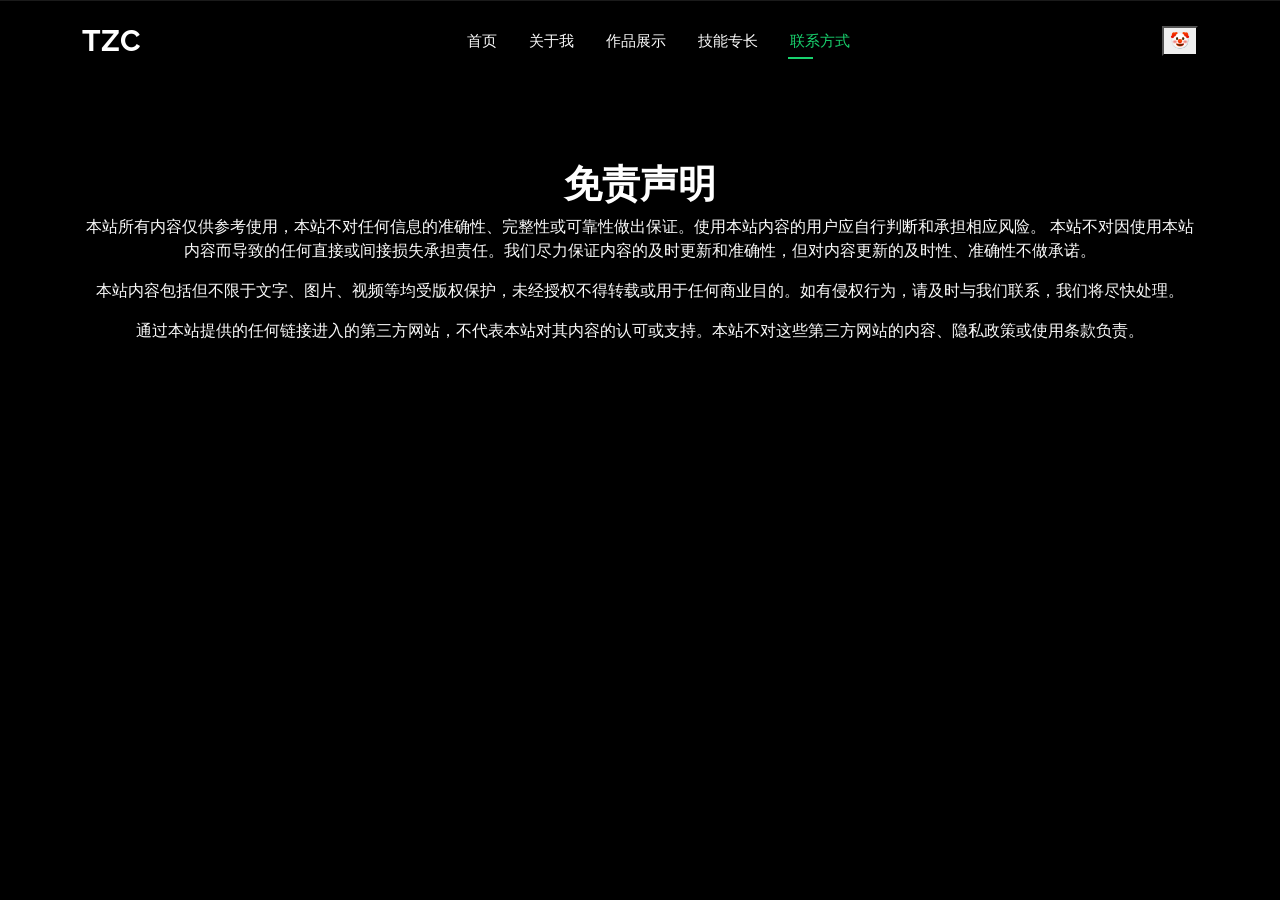
<file: 免责声明.html>
<!DOCTYPE html>
<html lang="en">

<head>
  <meta charset="utf-8">
  <meta content="width=device-width, initial-scale=1.0" name="viewport">
  <title>免责声明 - TZC</title>
  <meta name="description" content="">
  <meta name="keywords" content="">

  <!-- Favicons -->
  <link href="assets/img/favicon.png" rel="icon">
  <link href="assets/img/apple-touch-icon.png" rel="apple-touch-icon">

  <!-- Fonts -->
  <link href="https://fonts.googleapis.com" rel="preconnect">
  <link href="https://fonts.gstatic.com" rel="preconnect" crossorigin>
  <link href="https://fonts.googleapis.com/css2?family=Roboto:ital,wght@0,100;0,300;0,400;0,500;0,700;0,900;1,100;1,300;1,400;1,500;1,700;1,900&family=Poppins:ital,wght@0,100;0,200;0,300;0,400;0,500;0,600;0,700;0,800;0,900;1,100;1,200;1,300;1,400;1,500;1,600;1,700;1,800;1,900&family=Raleway:ital,wght@0,100;0,200;0,300;0,400;0,500;0,600;0,700;0,800;0,900;1,100;1,200;1,300;1,400;1,500;1,600;1,700;1,800;1,900&display=swap" rel="stylesheet">

  <!-- Vendor CSS Files -->
  <link href="assets/vendor/bootstrap/css/bootstrap.min.css" rel="stylesheet">
  <link href="assets/vendor/bootstrap-icons/bootstrap-icons.css" rel="stylesheet">
  <link href="assets/vendor/aos/aos.css" rel="stylesheet">
  <link href="assets/vendor/swiper/swiper-bundle.min.css" rel="stylesheet">
  <link href="assets/vendor/glightbox/css/glightbox.min.css" rel="stylesheet">

  <!-- Main CSS File -->
  <link href="assets/css/main.css" rel="stylesheet">

</head>

<body class="contact-page">

  <header id="header" class="header d-flex align-items-center fixed-top">
    <div class="container-fluid container-xl position-relative d-flex align-items-center justify-content-between">

      <a href="index.html" class="logo d-flex align-items-center">
        <h1 class="sitename">TZC</h1>
      </a>

      <nav id="navmenu" class="navmenu">
        <ul>
          <li><a href="index.html">首页</a></li>
          <li><a href="about.html">关于我</a></li>
          <li><a href="resume.html">作品展示</a></li>
          <li><a href="portfolio.html">技能专长</a></li>
          <li><a href="contact.html" class="active">联系方式</a></li>
        </ul>
        <i class="mobile-nav-toggle d-xl-none bi bi-list"></i>
      </nav>
      <!-- 黑白主题按钮 --><button id="color-toggle-btn">🤡</button>
    </div>
  <!-- 百度统计 -->
  <script>
    var _hmt = _hmt || [];
    (function() {
      var hm = document.createElement("script");
      hm.src = "https://hm.baidu.com/hm.js?2abfa627e75d5075f72091385021508c";
      var s = document.getElementsByTagName("script")[0]; 
      s.parentNode.insertBefore(hm, s);
    })();
    </script>
  <!-- 百度统计 -->
  </header>

  <main class="main">

    <!-- Page Title -->
    <div class="page-title" data-aos="fade">
      <div class="heading">
        <div class="container">
          <div class="row d-flex justify-content-center text-center">
            <div class="content">
              <h1>免责声明</h1>
              <p>
                本站所有内容仅供参考使用，本站不对任何信息的准确性、完整性或可靠性做出保证。使用本站内容的用户应自行判断和承担相应风险。
                本站不对因使用本站内容而导致的任何直接或间接损失承担责任。我们尽力保证内容的及时更新和准确性，但对内容更新的及时性、准确性不做承诺。
              </p>
              <p>
                本站内容包括但不限于文字、图片、视频等均受版权保护，未经授权不得转载或用于任何商业目的。如有侵权行为，请及时与我们联系，我们将尽快处理。
              </p>
              <p>
                通过本站提供的任何链接进入的第三方网站，不代表本站对其内容的认可或支持。本站不对这些第三方网站的内容、隐私政策或使用条款负责。
              </p>
            </div>
          </div>
        </div>
      </div>

    </div><!-- End Page Title -->
  
  </main>

  <!-- Scroll Top -->
  <a href="#" id="scroll-top" class="scroll-top d-flex align-items-center justify-content-center"><i class="bi bi-arrow-up-short"></i></a>

  <!-- Preloader -->
  <div id="preloader"></div>

  <!-- Vendor JS Files -->
  <script src="assets/vendor/bootstrap/js/bootstrap.bundle.min.js"></script>
  <script src="assets/vendor/php-email-form/validate.js"></script>
  <script src="assets/vendor/aos/aos.js"></script>
  <script src="assets/vendor/typed.js/typed.umd.js"></script>
  <script src="assets/vendor/purecounter/purecounter_vanilla.js"></script>
  <script src="assets/vendor/waypoints/noframework.waypoints.js"></script>
  <script src="assets/vendor/swiper/swiper-bundle.min.js"></script>
  <script src="assets/vendor/glightbox/js/glightbox.min.js"></script>
  <script src="assets/vendor/imagesloaded/imagesloaded.pkgd.min.js"></script>
  <script src="assets/vendor/isotope-layout/isotope.pkgd.min.js"></script>

  <!-- Main JS File -->
  <script src="assets/js/main.js"></script>

</body>

</html>
</file>
<file: assets/css/main.css>
/**
* Template Name: Personal
* Template URL: https://bootstrapmade.com/personal-free-resume-bootstrap-template/
* Updated: Nov 04 2024 with Bootstrap v5.3.3
* Author: BootstrapMade.com
* License: https://bootstrapmade.com/license/
*/

/*--------------------------------------------------------------
# Font & Color Variables
# Help: https://bootstrapmade.com/color-system/
--------------------------------------------------------------*/
/* 字体Fonts */
:root {
  --default-font: "Roboto",  system-ui, -apple-system, "Segoe UI", Roboto, "Helvetica Neue", Arial, "Noto Sans", "Liberation Sans", sans-serif, "Apple Color Emoji", "Segoe UI Emoji", "Segoe UI Symbol", "Noto Color Emoji";
  --heading-font: "Raleway",  sans-serif;
  --nav-font: "Poppins",  sans-serif;
}

/* 全局颜色Global Colors - The following color variables are used throughout the website. Updating them here will change the color scheme of the entire website */
:root { 
  --background-color: #000000; /* Background color for the entire website, including individual sections */
  --default-color: #fafafa; /* Default color used for the majority of the text content across the entire website */
  --heading-color: #ffffff; /* Color for headings, subheadings and title throughout the website */
  --accent-color: #18d26e; /* Accent color that represents your brand on the website. It's used for buttons, links, and other elements that need to stand out */
  --surface-color: #1a1a1a; /* The surface color is used as a background of boxed elements within sections, such as cards, icon boxes, or other elements that require a visual separation from the global background. */
  --contrast-color: #000000; /* Contrast color for text, ensuring readability against backgrounds of accent, heading, or default colors. */
}

/* 菜单颜色Nav Menu Colors - The following color variables are used specifically for the navigation menu. They are separate from the global colors to allow for more customization options */
:root {
  --nav-color: #fafafa;  /* The default color of the main navmenu links */
  --nav-hover-color: #18d26e; /* Applied to main navmenu links when they are hovered over or active */
  --nav-mobile-background-color: #1a1a1a; /* Used as the background color for mobile navigation menu */
  --nav-dropdown-background-color: #1a1a1a; /* Used as the background color for dropdown items that appear when hovering over primary navigation items */
  --nav-dropdown-color: #fafafa; /* Used for navigation links of the dropdown items in the navigation menu. */
  --nav-dropdown-hover-color: #18d26e; /* Similar to --nav-hover-color, this color is applied to dropdown navigation links when they are hovered over. */
}

/* Color Presets - These classes override global colors when applied to any section or element, providing reuse of the sam color scheme. */

.light-background {
  --background-color: #1a1a1a;
  --surface-color: #343434;
}

.dark-background {
  --background-color: rgba(15, 15, 15, 0);/*首页黑色改成了透明*/
  --default-color: #ffffff;
  --heading-color: #ffffff;
  --surface-color: #292929f9;
  --contrast-color: #000000;
}

/* Smooth scroll */
:root {
  scroll-behavior: smooth;
}

/*--------------------------------------------------------------
# General Styling & Shared Classes
--------------------------------------------------------------*/
body {
  color: var(--default-color);
  background-color: var(--background-color);
  font-family: var(--default-font);
}

a {
  color: var(--accent-color);
  text-decoration: none;
  transition: 0.3s;
}

a:hover {
  color: color-mix(in srgb, var(--accent-color), transparent 25%);
  text-decoration: none;
}

h1,
h2,
h3,
h4,
h5,
h6 {
  color: var(--heading-color);
  font-family: var(--heading-font);
}

/* PHP Email Form Messages
------------------------------*/
.php-email-form .error-message {
  display: none;
  background: #df1529;
  color: #ffffff;
  text-align: left;
  padding: 15px;
  margin-bottom: 24px;
  font-weight: 600;
}

.php-email-form .sent-message {
  display: none;
  color: #ffffff;
  background: #059652;
  text-align: center;
  padding: 15px;
  margin-bottom: 24px;
  font-weight: 600;
}

.php-email-form .loading {
  display: none;
  background: var(--surface-color);
  text-align: center;
  padding: 15px;
  margin-bottom: 24px;
}

.php-email-form .loading:before {
  content: "";
  display: inline-block;
  border-radius: 50%;
  width: 24px;
  height: 24px;
  margin: 0 10px -6px 0;
  border: 3px solid var(--accent-color);
  border-top-color: var(--surface-color);
  animation: php-email-form-loading 1s linear infinite;
}

@keyframes php-email-form-loading {
  0% {
    transform: rotate(0deg);
  }

  100% {
    transform: rotate(360deg);
  }
}

/*--------------------------------------------------------------
# Global Header
--------------------------------------------------------------*/
.header {
  --background-color: rgba(0, 0, 0, 0);
  color: var(--default-color);
  background-color: var(--background-color);
  padding: 15px 0;
  transition: all 0.5s;
  z-index: 997;
}

.header .logo {
  line-height: 1;
}

.header .logo img {
  max-height: 32px;
  margin-right: 8px;
}

.header .logo h1 {
  font-size: 30px;
  margin: 0;
  font-weight: 700;
  color: var(--heading-color);
}

.scrolled .header {
  box-shadow: 0px 0 18px rgba(0, 0, 0, 0.1);
}

/* Global Header on Scroll
------------------------------*/
.scrolled .header {
  --background-color: rgba(0, 0, 0, 0.8);
}

/*--------------------------------------------------------------
# Navigation Menu
--------------------------------------------------------------*/
/* Desktop Navigation */
@media (min-width: 1200px) {
  .navmenu {
    padding: 0;
  }

  .navmenu ul {
    margin: 0;
    padding: 0;
    display: flex;
    list-style: none;
    align-items: center;
  }

  .navmenu li {
    position: relative;
  }

  .navmenu>ul>li {
    white-space: nowrap;
    padding: 15px 14px;
  }

  .navmenu>ul>li:last-child {
    padding-right: 0;
  }

  .navmenu a,
  .navmenu a:focus {
    color: var(--nav-color);
    font-size: 15px;
    padding: 0 2px;
    font-family: var(--nav-font);
    font-weight: 400;
    display: flex;
    align-items: center;
    justify-content: space-between;
    white-space: nowrap;
    transition: 0.3s;
    position: relative;
  }

  .navmenu a i,
  .navmenu a:focus i {
    font-size: 12px;
    line-height: 0;
    margin-left: 5px;
    transition: 0.3s;
  }

  .navmenu>ul>li>a:before {
    content: "";
    position: absolute;
    height: 2px;
    bottom: -6px;
    left: 0;
    background-color: var(--nav-hover-color);
    visibility: hidden;
    width: 0px;
    transition: all 0.3s ease-in-out 0s;
  }

  .navmenu a:hover:before,
  .navmenu li:hover>a:before,
  .navmenu .active:before {
    visibility: visible;
    width: 25px;
  }

  .navmenu li:hover>a,
  .navmenu .active,
  .navmenu .active:focus {
    color: var(--nav-hover-color);
  }

  .navmenu .dropdown ul {
    margin: 0;
    padding: 10px 0;
    background: var(--nav-dropdown-background-color);
    display: block;
    position: absolute;
    visibility: hidden;
    left: 14px;
    top: 130%;
    opacity: 0;
    transition: 0.3s;
    border-radius: 4px;
    z-index: 99;
    box-shadow: 0px 0px 30px rgba(0, 0, 0, 0.1);
  }

  .navmenu .dropdown ul li {
    min-width: 200px;
  }

  .navmenu .dropdown ul a {
    padding: 10px 20px;
    font-size: 15px;
    text-transform: none;
    color: var(--nav-dropdown-color);
  }

  .navmenu .dropdown ul a i {
    font-size: 12px;
  }

  .navmenu .dropdown ul a:hover,
  .navmenu .dropdown ul .active:hover,
  .navmenu .dropdown ul li:hover>a {
    color: var(--nav-dropdown-hover-color);
  }

  .navmenu .dropdown:hover>ul {
    opacity: 1;
    top: 100%;
    visibility: visible;
  }

  .navmenu .dropdown .dropdown ul {
    top: 0;
    left: -90%;
    visibility: hidden;
  }

  .navmenu .dropdown .dropdown:hover>ul {
    opacity: 1;
    top: 0;
    left: -100%;
    visibility: visible;
  }
}

/* Mobile Navigation */
@media (max-width: 1199px) {
  .mobile-nav-toggle {
    color: var(--nav-color);
    font-size: 28px;
    line-height: 0;
    margin-right: 10px;
    cursor: pointer;
    transition: color 0.3s;
  }

  .navmenu {
    padding: 0;
    z-index: 9997;
  }

  .navmenu ul {
    display: none;
    list-style: none;
    position: absolute;
    inset: 60px 20px 20px 20px;
    padding: 10px 0;
    margin: 0;
    border-radius: 6px;
    background-color: var(--nav-mobile-background-color);
    border: 1px solid color-mix(in srgb, var(--default-color), transparent 90%);
    box-shadow: none;
    overflow-y: auto;
    transition: 0.3s;
    z-index: 9998;
  }

  .navmenu a,
  .navmenu a:focus {
    color: var(--nav-dropdown-color);
    padding: 10px 20px;
    font-family: var(--nav-font);
    font-size: 17px;
    font-weight: 500;
    display: flex;
    align-items: center;
    justify-content: space-between;
    white-space: nowrap;
    transition: 0.3s;
  }

  .navmenu a i,
  .navmenu a:focus i {
    font-size: 12px;
    line-height: 0;
    margin-left: 5px;
    width: 30px;
    height: 30px;
    display: flex;
    align-items: center;
    justify-content: center;
    border-radius: 50%;
    transition: 0.3s;
    background-color: color-mix(in srgb, var(--accent-color), transparent 90%);
  }

  .navmenu a i:hover,
  .navmenu a:focus i:hover {
    background-color: var(--accent-color);
    color: var(--contrast-color);
  }

  .navmenu a:hover,
  .navmenu .active,
  .navmenu .active:focus {
    color: var(--nav-dropdown-hover-color);
  }

  .navmenu .active i,
  .navmenu .active:focus i {
    background-color: var(--accent-color);
    color: var(--contrast-color);
    transform: rotate(180deg);
  }

  .navmenu .dropdown ul {
    position: static;
    display: none;
    z-index: 99;
    padding: 10px 0;
    margin: 10px 20px;
    background-color: var(--nav-dropdown-background-color);
    transition: all 0.5s ease-in-out;
  }

  .navmenu .dropdown ul ul {
    background-color: rgba(33, 37, 41, 0.1);
  }

  .navmenu .dropdown>.dropdown-active {
    display: block;
    background-color: rgba(33, 37, 41, 0.03);
  }

  .mobile-nav-active {
    overflow: hidden;
  }

  .mobile-nav-active .mobile-nav-toggle {
    color: #fff;
    position: absolute;
    font-size: 32px;
    top: 15px;
    right: 15px;
    margin-right: 0;
    z-index: 9999;
  }

  .mobile-nav-active .navmenu {
    position: fixed;
    overflow: hidden;
    inset: 0;
    background: rgba(33, 37, 41, 0.8);
    transition: 0.3s;
  }

  .mobile-nav-active .navmenu>ul {
    display: block;
  }
}

/*--------------------------------------------------------------
# Global Footer
--------------------------------------------------------------*/
.footer {
  color: var(--default-color);
  background-color: var(--background-color);
  font-size: 14px;
  text-align: center;
  padding: 30px 0;
  position: relative;
}

.footer h3 {
  font-size: 36px;
  font-weight: 700;
  position: relative;
  padding: 0;
  margin: 0 0 15px 0;
}

.footer p {
  font-size: 15;
  font-style: italic;
  padding: 0;
  margin: 0 0 30px 0;
}

.footer .social-links {
  margin: 0 0 30px 0;
}

.footer .social-links a {
  font-size: 16px;
  display: flex;
  align-items: center;
  justify-content: center;
  background: var(--accent-color);
  color: var(--contrast-color);
  line-height: 1;
  margin: 0 4px;
  border-radius: 50%;
  text-align: center;
  width: 36px;
  height: 36px;
  transition: 0.3s;
}

.footer .social-links a:hover {
  background: color-mix(in srgb, var(--accent-color), transparent 20%);
  text-decoration: none;
}

.footer .copyright {
  padding-top: 25px;
  border-top: 1px solid color-mix(in srgb, var(--default-color), transparent 90%);
}

.footer .credits {
  font-size: 13px;
  padding-top: 5px;
}

/*--------------------------------------------------------------
# Preloader
--------------------------------------------------------------*/
#preloader {
  position: fixed;
  inset: 0;
  z-index: 999999;
  overflow: hidden;
  background: var(--background-color);
  transition: all 0.6s ease-out;
}

#preloader:before {
  content: "";
  position: fixed;
  top: calc(50% - 30px);
  left: calc(50% - 30px);
  border: 6px solid #ffffff;
  border-color: var(--accent-color) transparent var(--accent-color) transparent;
  border-radius: 50%;
  width: 60px;
  height: 60px;
  animation: animate-preloader 1.5s linear infinite;
}

@keyframes animate-preloader {
  0% {
    transform: rotate(0deg);
  }

  100% {
    transform: rotate(360deg);
  }
}

/*--------------------------------------------------------------
# Scroll Top Button
--------------------------------------------------------------*/
.scroll-top {
  position: fixed;
  visibility: hidden;
  opacity: 0;
  right: 15px;
  bottom: -15px;
  z-index: 99999;
  background-color: var(--accent-color);
  width: 44px;
  height: 44px;
  border-radius: 50px;
  transition: all 0.4s;
}

.scroll-top i {
  font-size: 24px;
  color: var(--contrast-color);
  line-height: 0;
}

.scroll-top:hover {
  background-color: color-mix(in srgb, var(--accent-color), transparent 20%);
  color: var(--contrast-color);
}

.scroll-top.active {
  visibility: visible;
  opacity: 1;
  bottom: 15px;
}

/*--------------------------------------------------------------
# Disable aos animation delay on mobile devices
--------------------------------------------------------------*/
@media screen and (max-width: 768px) {
  [data-aos-delay] {
    transition-delay: 0 !important;
  }
}

/*--------------------------------------------------------------
# Global Page Titles & Breadcrumbs
--------------------------------------------------------------*/
.page-title {
  color: var(--default-color);
  background-color: var(--background-color);
  position: relative;
}

.page-title .heading {
  padding: 160px 0 80px 0;
  border-top: 1px solid color-mix(in srgb, var(--default-color), transparent 90%);
}

.page-title .heading h1 {
  font-size: 38px;
  font-weight: 700;
}

.page-title nav {
  background-color: color-mix(in srgb, var(--default-color), transparent 90%);
  padding: 20px 0;
}

.page-title nav ol {
  display: flex;
  flex-wrap: wrap;
  list-style: none;
  margin: 0;
  font-size: 16px;
  font-weight: 600;
}

.page-title nav ol li+li {
  padding-left: 10px;
}

.page-title nav ol li+li::before {
  content: "/";
  display: inline-block;
  padding-right: 10px;
  color: color-mix(in srgb, var(--default-color), transparent 70%);
}

/*--------------------------------------------------------------
# Global Sections
--------------------------------------------------------------*/
section,
.section {
  color: var(--default-color);
  background-color: var(--background-color);
  padding: 60px 0;
  scroll-margin-top: 100px;
  overflow: clip;
}

@media (max-width: 1199px) {

  section,
  .section {
    scroll-margin-top: 66px;
  }
}

/*--------------------------------------------------------------
# Global Section Titles
--------------------------------------------------------------*/
.section-title {
  padding-bottom: 60px;
  position: relative;
}

.section-title h2 {
  font-size: 14px;
  font-weight: 500;
  padding: 0;
  line-height: 1px;
  margin: 0;
  letter-spacing: 1.5px;
  text-transform: uppercase;
  color: color-mix(in srgb, var(--default-color), transparent 50%);
  position: relative;
}

.section-title h2::after {
  content: "";
  width: 120px;
  height: 1px;
  display: inline-block;
  background: var(--accent-color);
  margin: 4px 10px;
}

.section-title div {
  color: var(--heading-color);
  margin: 0;
  margin: 0;
  font-size: 28px;
  font-weight: 700;
  text-transform: uppercase;
  font-family: var(--heading-font);
}

/*--------------------------------------------------------------
# Hero Section
--------------------------------------------------------------*/
.hero {
  width: 100%;
  min-height: 100vh;
  position: relative;
  padding: 80px 0;
  display: flex;
  align-items: center;
  justify-content: center;
}

.hero img {
  position: fixed;/* 使图像固定在视口 原本是absolute*/
  inset: 0;
  display: block;
  width: 100%;
  height: 100%;
  object-fit: cover;
  z-index: -1;/* 确保图像位于所有内容的下方 原本是1*/
}

.hero .container {
  position: relative;
  z-index: 3;
  text-align: center; /* 水平居中 */
  /*padding-top: 65vh;  调整这个值来控制向下偏移的程度 */
  top: 300px;  /* 控制整体向下偏移 50px */
}

.hero h2 {
  margin: 0;
  font-size: 64px;
  font-weight: 700;
}

.hero p {
  margin: 5px 0 0 0;
  font-size: 26px;
  font-family: 'SimKai', 'KaiTi', sans-serif; /* 设置行书字体 */
}

.hero p span {
  letter-spacing: 1px;
  border-bottom: 2px solid var(--accent-color);
}

.hero .social-links {
  margin-top: 25px;
}

.hero .social-links a {
  background-color: color-mix(in srgb, var(--default-color), transparent 90%);
  color: var(--default-color);
  font-size: 14px;
  width: 40px;
  height: 40px;
  border-radius: 50px;
  display: inline-flex;
  align-items: center;
  justify-content: center;
  margin-right: 20px;
  transition: 0.3s;
}

.hero .social-links a:hover {
  background-color: var(--accent-color);
}

@media (max-width: 768px) {
  .hero h2 {
    font-size: 32px;
  }

  .hero p {
    font-size: 20px;
  }
}

/*--------------------------------------------------------------
# About Section
--------------------------------------------------------------*/
.about .content h2 {
  font-weight: 700;
  font-size: 24px;
}

.about .content ul {
  list-style: none;
  padding: 0;
}

.about .content ul li {
  margin-bottom: 20px;
  display: flex;
  align-items: center;
}

.about .content ul strong {
  margin-right: 10px;
}

.about .content ul i {
  font-size: 16px;
  margin-right: 5px;
  color: var(--accent-color);
  line-height: 0;
}

/*--------------------------------------------------------------
# Stats Section
--------------------------------------------------------------*/
.stats i {
  background-color: var(--surface-color);
  color: var(--accent-color);
  box-shadow: 0px 2px 25px rgba(0, 0, 0, 0.1);
  width: 54px;
  height: 54px;
  font-size: 24px;
  border-radius: 50px;
  border: 2px solid var(--background-color);
  display: inline-flex;
  align-items: center;
  justify-content: center;
  position: relative;
  z-index: 1;
}

.stats .stats-item {
  background-color: var(--surface-color);
  margin-top: -27px;
  padding: 30px 30px 25px 30px;
  width: 100%;
  position: relative;
  text-align: center;
  box-shadow: 0px 2px 35px rgba(0, 0, 0, 0.1);
  border-radius: 4px;
  z-index: 0;
}

.stats .stats-item span {
  font-size: 36px;
  display: block;
  font-weight: 700;
  color: color-mix(in srgb, var(--default-color), transparent 20%);
}

.stats .stats-item p {
  padding: 0;
  margin: 0;
  font-family: var(--heading-font);
  font-size: 16px;
}

/*--------------------------------------------------------------
# Skills Section
--------------------------------------------------------------*/
.skills .progress {
  height: 60px;
  display: block;
  background: none;
  border-radius: 0;
}

.skills .progress .skill {
  color: var(--heading-color);
  padding: 0;
  margin: 0 0 6px 0;
  text-transform: uppercase;
  display: block;
  font-weight: 600;
  font-family: var(--heading-font);
}

.skills .progress .skill .val {
  float: right;
  font-style: normal;
}

.skills .progress-bar-wrap {
  background: color-mix(in srgb, var(--default-color), transparent 90%);
  height: 10px;
}

.skills .progress-bar {
  width: 1px;
  height: 10px;
  transition: 0.9s;
  background-color: var(--accent-color);
}

/*--------------------------------------------------------------
# Interests Section
--------------------------------------------------------------*/
.interests .features-item {
  background-color: var(--surface-color);
  display: flex;
  align-items: center;
  padding: 20px;
  transition: 0.3s;
  border: 1px solid color-mix(in srgb, var(--default-color), transparent 90%);
  position: relative;
}

.interests .features-item i {
  font-size: 32px;
  padding-right: 10px;
  line-height: 0;
}

.interests .features-item h3 {
  font-weight: 700;
  margin: 0;
  padding: 0;
  line-height: 1;
  font-size: 16px;
}

.interests .features-item h3 a {
  color: var(--heading-color);
  transition: 0.3s;
}

.interests .features-item:hover {
  border-color: var(--accent-color);
}

.interests .features-item:hover h3 a {
  color: var(--accent-color);
}

/*--------------------------------------------------------------
# Testimonials Section
--------------------------------------------------------------*/
.testimonials .testimonials-carousel,
.testimonials .testimonials-slider {
  overflow: hidden;
}

.testimonials .testimonial-item {
  box-sizing: content-box;
  min-height: 320px;
}

.testimonials .testimonial-item .testimonial-img {
  width: 90px;
  border-radius: 50%;
  margin: -40px 0 0 40px;
  position: relative;
  z-index: 2;
  border: 6px solid var(--background-color);
}

.testimonials .testimonial-item h3 {
  font-size: 18px;
  font-weight: bold;
  margin: 10px 0 5px 45px;
}

.testimonials .testimonial-item h4 {
  font-size: 14px;
  color: color-mix(in srgb, var(--default-color), transparent 20%);
  margin: 0 0 0 45px;
}

.testimonials .testimonial-item .quote-icon-left,
.testimonials .testimonial-item .quote-icon-right {
  color: color-mix(in srgb, var(--accent-color), transparent 50%);
  font-size: 26px;
  line-height: 0;
}

.testimonials .testimonial-item .quote-icon-left {
  display: inline-block;
  left: -5px;
  position: relative;
}

.testimonials .testimonial-item .quote-icon-right {
  display: inline-block;
  right: -5px;
  position: relative;
  top: 10px;
  transform: scale(-1, -1);
}

.testimonials .testimonial-item p {
  font-style: italic;
  margin: 0 15px 0 15px;
  padding: 20px 20px 60px 20px;
  background: var(--surface-color);
  border-radius: 6px;
  position: relative;
  z-index: 1;
}

.testimonials .swiper-wrapper {
  height: auto;
}

.testimonials .swiper-pagination {
  margin-top: 20px;
  position: relative;
}

.testimonials .swiper-pagination .swiper-pagination-bullet {
  width: 12px;
  height: 12px;
  background-color: var(--background-color);
  opacity: 1;
  border: 1px solid var(--accent-color);
}

.testimonials .swiper-pagination .swiper-pagination-bullet-active {
  background-color: var(--accent-color);
}

/*--------------------------------------------------------------
# Resume Section
--------------------------------------------------------------*/
.resume .resume-title {
  color: var(--heading-color);
  font-size: 26px;
  font-weight: 700;
  margin-top: 20px;
  margin-bottom: 20px;
}

.resume .resume-item {
  padding: 0 0 20px 20px;
  margin-top: -2px;
  border-left: 2px solid var(--accent-color);
  position: relative;
}

.resume .resume-item h4 {
  line-height: 18px;
  font-size: 18px;
  font-weight: 600;
  text-transform: uppercase;
  color: color-mix(in srgb, var(--default-color), transparent 20%);
  margin-bottom: 10px;
}

.resume .resume-item h5 {
  font-size: 16px;
  padding: 5px 15px;
  display: inline-block;
  font-weight: 600;
  margin-bottom: 10px;
}

.resume .resume-item ul {
  padding-left: 20px;
}

.resume .resume-item ul li {
  padding-bottom: 10px;
}

.resume .resume-item:last-child {
  padding-bottom: 0;
}

.resume .resume-item::before {
  content: "";
  position: absolute;
  width: 16px;
  height: 16px;
  border-radius: 50px;
  left: -9px;
  top: 0;
  background: var(--background-color);
  border: 2px solid var(--accent-color);
}

/*--------------------------------------------------------------
# Services Section
--------------------------------------------------------------*/
.services .service-item {
  background-color: var(--surface-color);
  text-align: center;
  padding: 80px 20px;
  transition: all ease-in-out 0.3s;
  height: 100%;
}

.services .service-item .icon {
  margin: 0 auto;
  width: 64px;
  height: 64px;
  background: var(--accent-color);
  border-radius: 4px;
  display: flex;
  align-items: center;
  justify-content: center;
  margin-bottom: 20px;
  transition: 0.3s;
  transform-style: preserve-3d;
}

.services .service-item .icon i {
  color: var(--contrast-color);
  font-size: 28px;
  transition: ease-in-out 0.3s;
}

.services .service-item .icon::before {
  position: absolute;
  content: "";
  left: -8px;
  top: -8px;
  height: 100%;
  width: 100%;
  background: color-mix(in srgb, var(--accent-color), transparent 80%);
  border-radius: 5px;
  transition: all 0.3s ease-out 0s;
  transform: translateZ(-1px);
}

.services .service-item h3 {
  font-weight: 700;
  margin: 10px 0 15px 0;
  font-size: 22px;
}

.services .service-item p {
  line-height: 24px;
  font-size: 14px;
  margin-bottom: 0;
}

.services .service-item:hover {
  background: var(--accent-color);
  border-color: var(--accent-color);
}

.services .service-item:hover .icon {
  background: var(--surface-color);
}

.services .service-item:hover .icon i {
  color: var(--accent-color);
}

.services .service-item:hover .icon::before {
  background: color-mix(in srgb, var(--background-color), transparent 70%);
}

.services .service-item:hover h3,
.services .service-item:hover p {
  color: var(--contrast-color);
}

/*--------------------------------------------------------------
# Service Details Section
--------------------------------------------------------------*/
.service-details .services-list {
  background-color: var(--surface-color);
  padding: 10px 30px;
  border: 1px solid color-mix(in srgb, var(--default-color), transparent 90%);
  margin-bottom: 20px;
}

.service-details .services-list a {
  display: block;
  line-height: 1;
  padding: 8px 0 8px 15px;
  border-left: 3px solid color-mix(in srgb, var(--default-color), transparent 70%);
  margin: 20px 0;
  color: color-mix(in srgb, var(--default-color), transparent 20%);
  transition: 0.3s;
}

.service-details .services-list a.active {
  color: var(--heading-color);
  font-weight: 700;
  border-color: var(--accent-color);
}

.service-details .services-list a:hover {
  border-color: var(--accent-color);
}

.service-details .services-img {
  margin-bottom: 20px;
}

.service-details h3 {
  font-size: 26px;
  font-weight: 700;
}

.service-details h4 {
  font-size: 20px;
  font-weight: 700;
}

.service-details p {
  font-size: 15px;
}

.service-details ul {
  list-style: none;
  padding: 0;
  font-size: 15px;
}

.service-details ul li {
  padding: 5px 0;
  display: flex;
  align-items: center;
}

.service-details ul i {
  font-size: 20px;
  margin-right: 8px;
  color: var(--accent-color);
}

/*--------------------------------------------------------------
# Portfolio Section
--------------------------------------------------------------*/
.portfolio .portfolio-filters {
  padding: 0;
  margin: 0 auto 20px auto;
  list-style: none;
  text-align: center;
}

.portfolio .portfolio-filters li {
  cursor: pointer;
  display: inline-block;
  padding: 0;
  font-size: 18px;
  font-weight: 500;
  margin: 0 10px;
  line-height: 1;
  margin-bottom: 5px;
  transition: all 0.3s ease-in-out;
}

.portfolio .portfolio-filters li:hover,
.portfolio .portfolio-filters li.filter-active {
  color: var(--accent-color);
}

.portfolio .portfolio-filters li:first-child {
  margin-left: 0;
}

.portfolio .portfolio-filters li:last-child {
  margin-right: 0;
}

@media (max-width: 575px) {
  .portfolio .portfolio-filters li {
    font-size: 14px;
    margin: 0 5px;
  }
}

.portfolio .portfolio-content {
  position: relative;
  overflow: hidden;
}

.portfolio .portfolio-content img {
  transition: 0.3s;
}

.portfolio .portfolio-content .portfolio-info {
  opacity: 0;
  position: absolute;
  inset: 0;
  z-index: 3;
  transition: all ease-in-out 0.3s;
  background: rgba(0, 0, 0, 0.6);
  padding: 15px;
}

.portfolio .portfolio-content .portfolio-info h4 {
  font-size: 14px;
  padding: 5px 10px;
  font-weight: 400;
  color: #ffffff;
  display: inline-block;
  background-color: var(--accent-color);
}

.portfolio .portfolio-content .portfolio-info p {
  position: absolute;
  bottom: 10px;
  text-align: center;
  display: inline-block;
  left: 0;
  right: 0;
  font-size: 16px;
  font-weight: 600;
  color: rgba(255, 255, 255, 0.8);
}

.portfolio .portfolio-content .portfolio-info .preview-link,
.portfolio .portfolio-content .portfolio-info .details-link {
  position: absolute;
  left: calc(50% - 40px);
  font-size: 26px;
  top: calc(50% - 14px);
  color: #fff;
  transition: 0.3s;
  line-height: 1.2;
}

.portfolio .portfolio-content .portfolio-info .preview-link:hover,
.portfolio .portfolio-content .portfolio-info .details-link:hover {
  color: var(--accent-color);
}

.portfolio .portfolio-content .portfolio-info .details-link {
  left: 50%;
  font-size: 34px;
  line-height: 0;
}

.portfolio .portfolio-content:hover .portfolio-info {
  opacity: 1;
}

.portfolio .portfolio-content:hover img {
  transform: scale(1.1);
}

/*--------------------------------------------------------------
# Portfolio Details Section
--------------------------------------------------------------*/
.portfolio-details .portfolio-details-slider img {
  width: 100%;
}

.portfolio-details .portfolio-details-slider .swiper-pagination {
  margin-top: 20px;
  position: relative;
}

.portfolio-details .portfolio-details-slider .swiper-pagination .swiper-pagination-bullet {
  width: 12px;
  height: 12px;
  background-color: color-mix(in srgb, var(--default-color), transparent 85%);
  opacity: 1;
}

.portfolio-details .portfolio-details-slider .swiper-pagination .swiper-pagination-bullet-active {
  background-color: var(--accent-color);
}

.portfolio-details .portfolio-info {
  background-color: var(--surface-color);
  padding: 30px;
  box-shadow: 0px 0 30px rgba(0, 0, 0, 0.1);
}

.portfolio-details .portfolio-info h3 {
  font-size: 22px;
  font-weight: 700;
  margin-bottom: 20px;
  padding-bottom: 20px;
  border-bottom: 1px solid color-mix(in srgb, var(--default-color), transparent 85%);
}

.portfolio-details .portfolio-info ul {
  list-style: none;
  padding: 0;
  font-size: 15px;
}

.portfolio-details .portfolio-info ul li+li {
  margin-top: 10px;
}

.portfolio-details .portfolio-description {
  padding-top: 30px;
}

.portfolio-details .portfolio-description h2 {
  font-size: 26px;
  font-weight: 700;
  margin-bottom: 20px;
}

.portfolio-details .portfolio-description p {
  padding: 0;
  color: color-mix(in srgb, var(--default-color), transparent 30%);
}

/*--------------------------------------------------------------
# Starter Section Section
--------------------------------------------------------------*/
.starter-section {
  /* Add your styles here */
}

/*--------------------------------------------------------------
# Contact Section
--------------------------------------------------------------*/
.contact .info-item {
  box-shadow: 0px 0px 20px rgba(0, 0, 0, 0.1);
  padding: 20px 30px;
}

.contact .info-item .icon {
  color: var(--contrast-color);
  background-color: var(--accent-color);
  width: 56px;
  height: 56px;
  font-size: 24px;
  display: flex;
  justify-content: center;
  align-items: center;
  transition: all 0.3s ease-in-out;
  border-radius: 50%;
  margin-right: 15px;
}

.contact .info-item h3 {
  font-size: 18px;
  font-weight: 700;
  margin: 0 0 2px 0;
}

.contact .info-item p {
  padding: 0;
  margin-bottom: 0;
  font-size: 14px;
}

.contact .info-item .social-links a {
  font-size: 24px;
  display: inline-block;
  line-height: 1;
  margin: 4px 6px 0 0;
  transition: 0.3s;
  color: color-mix(in srgb, var(--default-color), transparent 50%);
}

.contact .info-item .social-links a:hover {
  color: var(--accent-color);
}

.contact .php-email-form {
  box-shadow: 0px 0px 20px rgba(0, 0, 0, 0.1);
  padding: 30px;
  margin-top: 30px;
}

@media (max-width: 575px) {
  .contact .php-email-form {
    padding: 20px;
  }
}

.contact .php-email-form input[type=text],
.contact .php-email-form input[type=email],
.contact .php-email-form textarea {
  color: var(--default-color);
  background-color: color-mix(in srgb, var(--background-color), transparent 50%);
  border-color: color-mix(in srgb, var(--default-color), transparent 80%);
  font-size: 14px;
  padding: 10px 15px;
  box-shadow: none;
  border-radius: 0;
}

.contact .php-email-form input[type=text]:focus,
.contact .php-email-form input[type=email]:focus,
.contact .php-email-form textarea:focus {
  border-color: var(--accent-color);
}

.contact .php-email-form input[type=text]::placeholder,
.contact .php-email-form input[type=email]::placeholder,
.contact .php-email-form textarea::placeholder {
  color: color-mix(in srgb, var(--default-color), transparent 70%);
}

.contact .php-email-form button[type=submit] {
  color: var(--contrast-color);
  background: var(--accent-color);
  border: 0;
  padding: 10px 30px;
  transition: 0.4s;
  border-radius: 50px;
}

.contact .php-email-form button[type=submit]:hover {
  background: color-mix(in srgb, var(--accent-color), transparent 20%);
}
</file>
